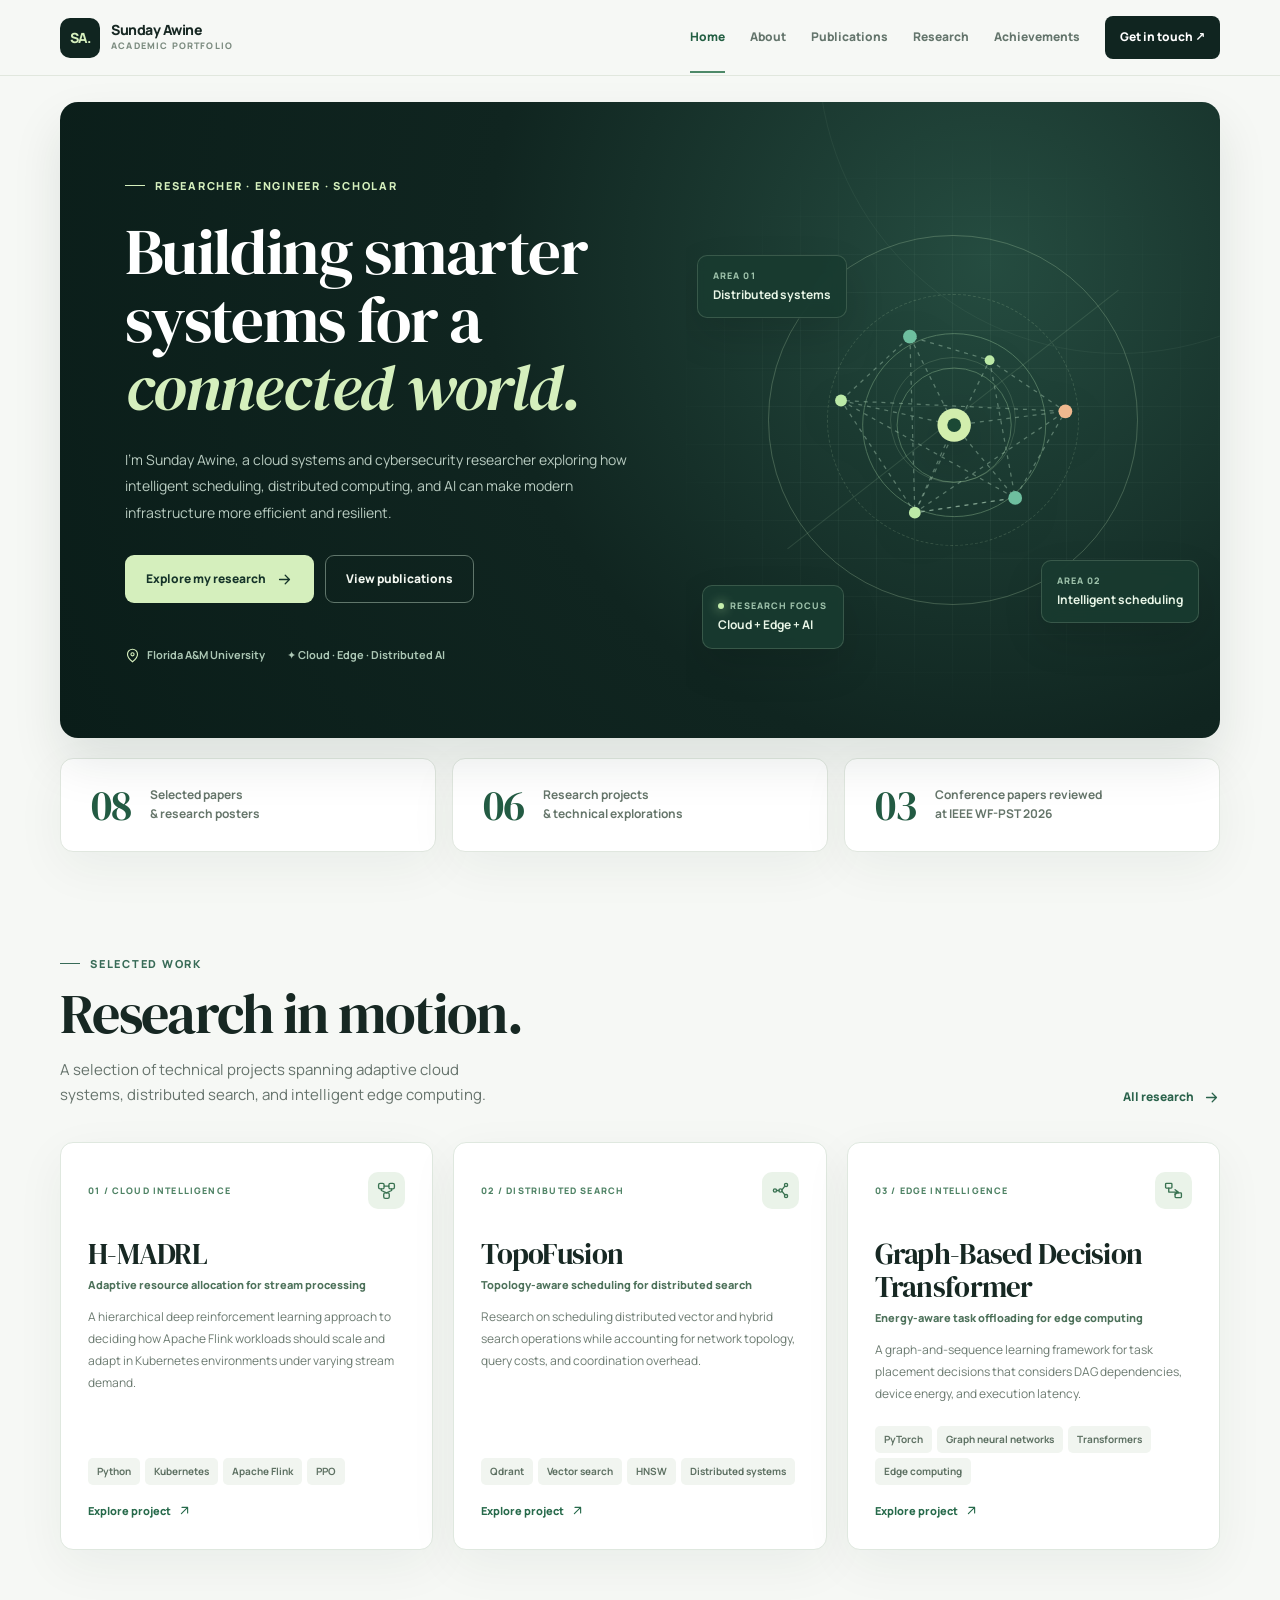
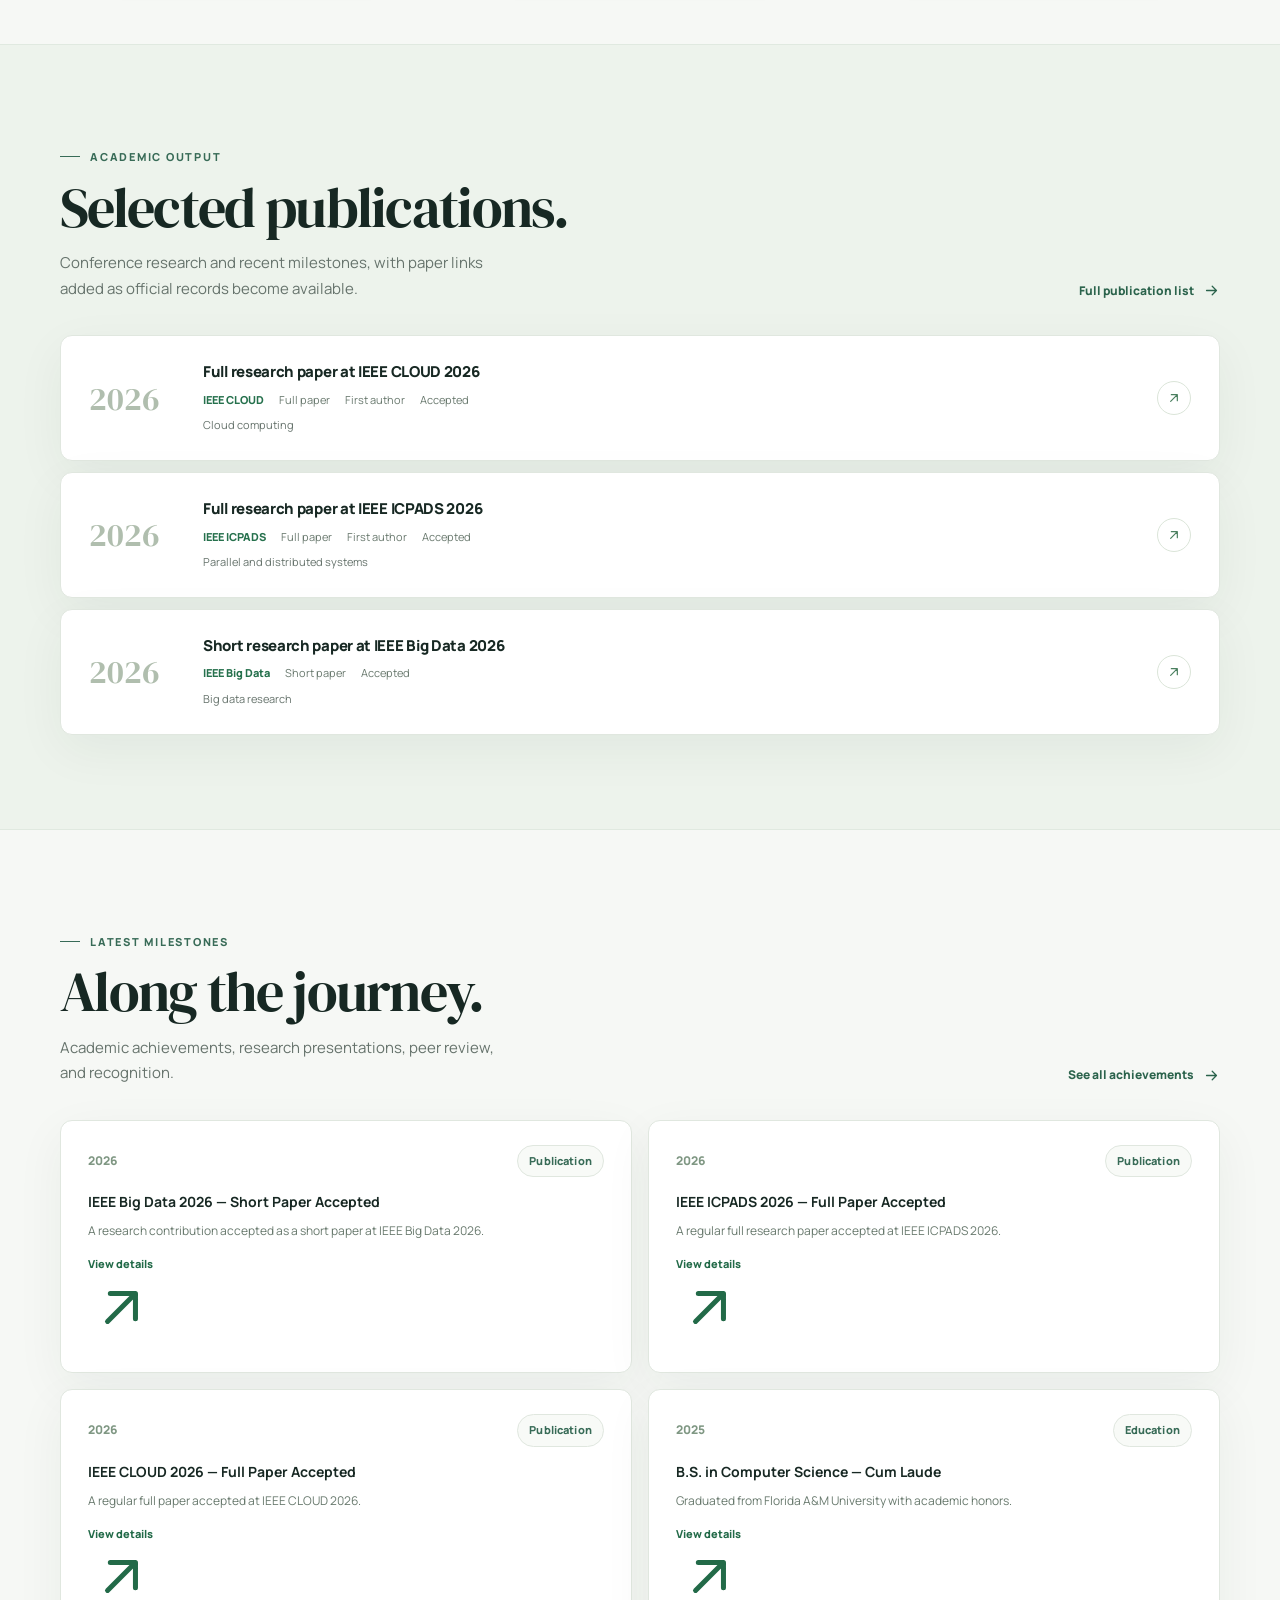
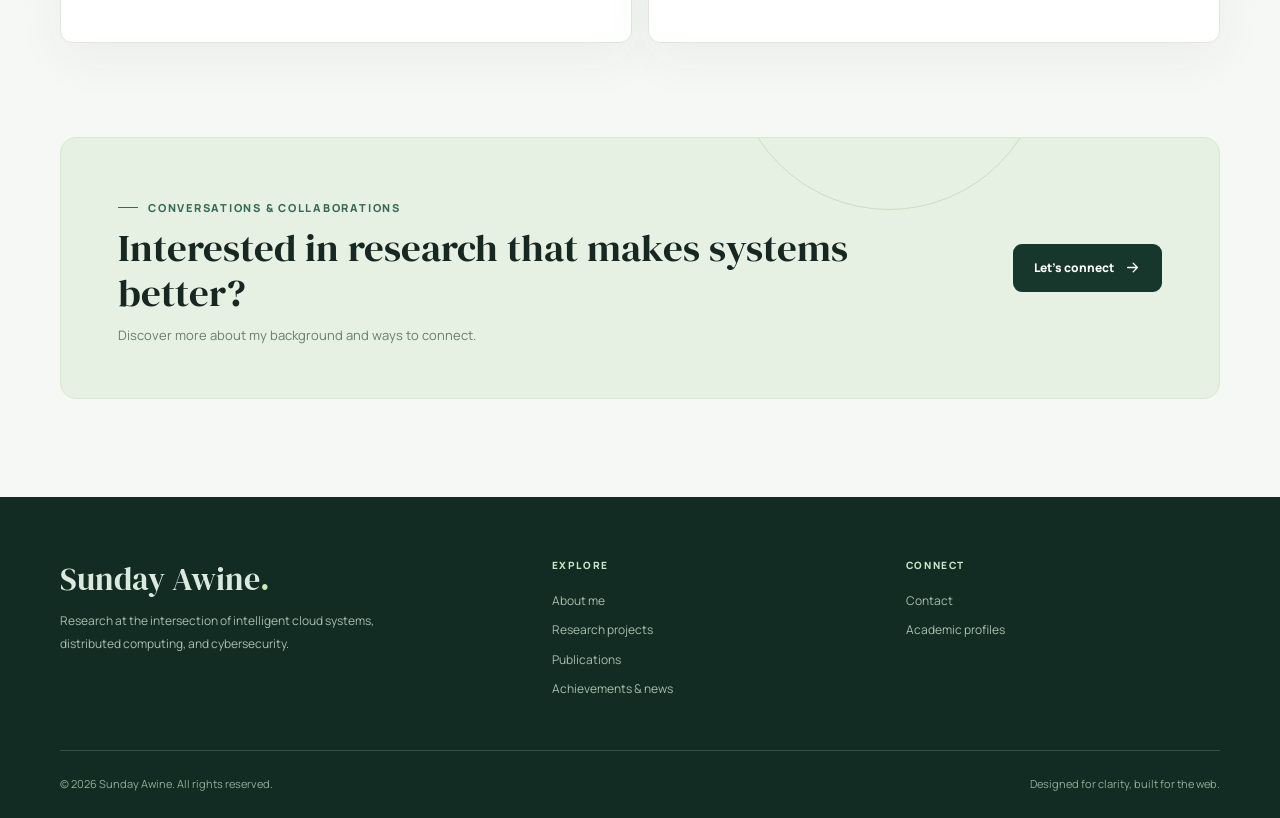
<file: index.html>
<!doctype html>
<html lang="en"><head>
<meta charset="utf-8"><meta name="viewport" content="width=device-width, initial-scale=1">
<meta name="description" content="Academic portfolio of Sunday Awine: cloud resource scheduling, distributed systems, edge intelligence, cybersecurity research, publications, and achievements.">
<meta name="theme-color" content="#102520">
<meta property="og:type" content="website"><meta property="og:title" content="Sunday Awine | Cloud Systems & Cybersecurity Researcher"><meta property="og:description" content="Academic portfolio of Sunday Awine: cloud resource scheduling, distributed systems, edge intelligence, cybersecurity research, publications, and achievements.">
<meta name="robots" content="index,follow"><link rel="icon" type="image/svg+xml" href="assets/favicon.svg">
<link rel="preconnect" href="https://fonts.googleapis.com"><link rel="preconnect" href="https://fonts.gstatic.com" crossorigin>
<link rel="stylesheet" href="css/style.css"><script src="js/content.js" defer></script><script src="js/main.js" defer></script>
<title>Sunday Awine | Cloud Systems & Cybersecurity Researcher</title></head><body>

<a class="skip-link" href="#main">Skip to content</a>
<header class="site-header"><div class="container header-inner">
  <a class="brand" href="index.html" aria-label="Sunday Awine, home"><span class="brand-mark">SA.</span><span class="brand-text"><span class="brand-name" id="site-name">Sunday Awine</span><span class="brand-tag">Academic Portfolio</span></span></a>
  <button class="mobile-toggle" id="mobile-toggle" type="button" aria-label="Open navigation" aria-expanded="false" aria-controls="nav-links"><svg width="22" height="22" viewBox="0 0 24 24" fill="none" stroke="currentColor" stroke-width="1.8"><path d="M4 7h16M4 12h16M4 17h16"/></svg></button>
  <nav class="nav-links" id="nav-links" aria-label="Main navigation"><a href="index.html">Home</a><a href="about.html">About</a><a href="publications.html">Publications</a><a href="research.html">Research</a><a href="achievements.html">Achievements</a><a class="header-cta" href="contact.html">Get in touch ↗</a></nav>
</div></header>

<main id="main"><div class="container hero-wrap"><section class="hero"><div class="hero-copy"><span class="eyebrow light-eyebrow">Researcher · Engineer · Scholar</span><h1>Building smarter systems for a <span class="accent-italic">connected world.</span></h1><p>I'm Sunday Awine, a cloud systems and cybersecurity researcher exploring how intelligent scheduling, distributed computing, and AI can make modern infrastructure more efficient and resilient.</p><div class="hero-actions"><a class="btn btn-lime" href="research.html">Explore my research <svg viewBox="0 0 24 24" fill="none" stroke="currentColor" stroke-width="1.8" stroke-linecap="round" stroke-linejoin="round" aria-hidden="true"><path d="M5 12h14m-6-6 6 6-6 6"/></svg></a><a class="btn btn-outline-light" href="publications.html">View publications</a></div><div class="hero-foot"><span><svg viewBox="0 0 24 24" fill="none" stroke="currentColor" stroke-width="1.8" aria-hidden="true"><path d="M20 10c0 6-8 12-8 12S4 16 4 10a8 8 0 0 1 16 0Z"/><circle cx="12" cy="10" r="2.5"/></svg> Florida A&amp;M University</span><span>✦ Cloud · Edge · Distributed AI</span></div></div><div class="hero-visual" aria-label="Abstract visualization of interconnected distributed systems" role="img"><div class="radar"><div class="orbit"></div><div class="orbit orbit-2"></div><div class="orbit orbit-3"></div>
<svg class="network-visual" viewBox="0 0 350 350" xmlns="http://www.w3.org/2000/svg" aria-hidden="true">
<g class="network-line"><path d="M61 155 131 90 212 114 289 166 238 254 136 269 61 155Z"/><path d="m131 90 5 179 76-155 26 140-177-99 228 11-153 103 102-15"/><path d="m61 155 115 25 113-14M131 90l45 90 62 74M136 269l40-89"/></g>
<g fill="none" stroke="#acdbaa" opacity=".35"><circle cx="176" cy="180" r="93"/><circle cx="176" cy="180" r="58"/></g>
<g><circle class="node-s" cx="61" cy="155" r="6"/><circle class="node-l" cx="131" cy="90" r="7"/><circle class="node-s" cx="212" cy="114" r="5"/><circle class="node-p" cx="289" cy="166" r="7"/><circle class="node-l" cx="238" cy="254" r="7"/><circle class="node-s" cx="136" cy="269" r="6"/><circle cx="176" cy="180" r="17" fill="#d2eead"/><circle cx="176" cy="180" r="7" fill="#1b4935"/></g>
</svg></div><div class="visual-chip chip-a"><span class="chip-top">Area 01</span><strong>Distributed systems</strong></div><div class="visual-chip chip-b"><span class="chip-top">Area 02</span><strong>Intelligent scheduling</strong></div><div class="visual-chip chip-c"><span class="chip-top"><i class="chip-dot"></i>Research focus</span><strong>Cloud + Edge + AI</strong></div></div></section></div>
<div class="container"><div class="stat-strip" id="home-stats" aria-label="Research at a glance"></div></div>
<section class="section"><div class="container"><div class="section-heading"><div class="heading-copy"><span class="eyebrow">Selected Work</span><h2>Research in motion.</h2><p>A selection of technical projects spanning adaptive cloud systems, distributed search, and intelligent edge computing.</p></div><a class="inline-link" href="research.html">All research <svg viewBox="0 0 24 24" fill="none" stroke="currentColor" stroke-width="1.8" stroke-linecap="round" stroke-linejoin="round" aria-hidden="true"><path d="M5 12h14m-6-6 6 6-6 6"/></svg></a></div><div class="card-grid" id="home-projects"></div></div></section>
<section class="section featured-band"><div class="container"><div class="section-heading"><div class="heading-copy"><span class="eyebrow">Academic Output</span><h2>Selected publications.</h2><p>Conference research and recent milestones, with paper links added as official records become available.</p></div><a class="inline-link" href="publications.html">Full publication list <svg viewBox="0 0 24 24" fill="none" stroke="currentColor" stroke-width="1.8" stroke-linecap="round" stroke-linejoin="round" aria-hidden="true"><path d="M5 12h14m-6-6 6 6-6 6"/></svg></a></div><div class="pub-list" id="home-publications"></div></div></section>
<section class="section"><div class="container"><div class="section-heading"><div class="heading-copy"><span class="eyebrow">Latest Milestones</span><h2>Along the journey.</h2><p>Academic achievements, research presentations, peer review, and recognition.</p></div><a class="inline-link" href="achievements.html">See all achievements <svg viewBox="0 0 24 24" fill="none" stroke="currentColor" stroke-width="1.8" stroke-linecap="round" stroke-linejoin="round" aria-hidden="true"><path d="M5 12h14m-6-6 6 6-6 6"/></svg></a></div><div class="timeline" id="home-achievements"></div></div></section>
<section class="cta-section"><div class="container"><div class="cta-banner"><div><span class="eyebrow">Conversations & collaborations</span><h2>Interested in research that makes systems better?</h2><p>Discover more about my background and ways to connect.</p></div><a class="btn btn-dark" href="contact.html">Let's connect <svg viewBox="0 0 24 24" fill="none" stroke="currentColor" stroke-width="1.8" stroke-linecap="round" stroke-linejoin="round" aria-hidden="true"><path d="M5 12h14m-6-6 6 6-6 6"/></svg></a></div></div></section>
</main>

<footer><div class="container"><div class="footer-top">
<div><h2 class="footer-brand">Sunday Awine<span style="color:#cbe9b5">.</span></h2><p class="footer-desc">Research at the intersection of intelligent cloud systems, distributed computing, and cybersecurity.</p></div>
<div><p class="footer-title">Explore</p><div class="footer-links"><a href="about.html">About me</a><a href="research.html">Research projects</a><a href="publications.html">Publications</a><a href="achievements.html">Achievements & news</a></div></div>
<div><p class="footer-title">Connect</p><div class="footer-links"><a href="contact.html">Contact</a><a href="contact.html">Academic profiles</a><a data-cv-link href="#" hidden>Download CV</a></div><div class="footer-social" id="footer-social" style="margin-top:16px"></div></div>
</div><div class="footer-bottom"><span>© 2026 <span data-copyright-name>Sunday Awine</span>. All rights reserved.</span><span>Designed for clarity, built for the web.</span></div></div></footer>
</body></html>
</file>
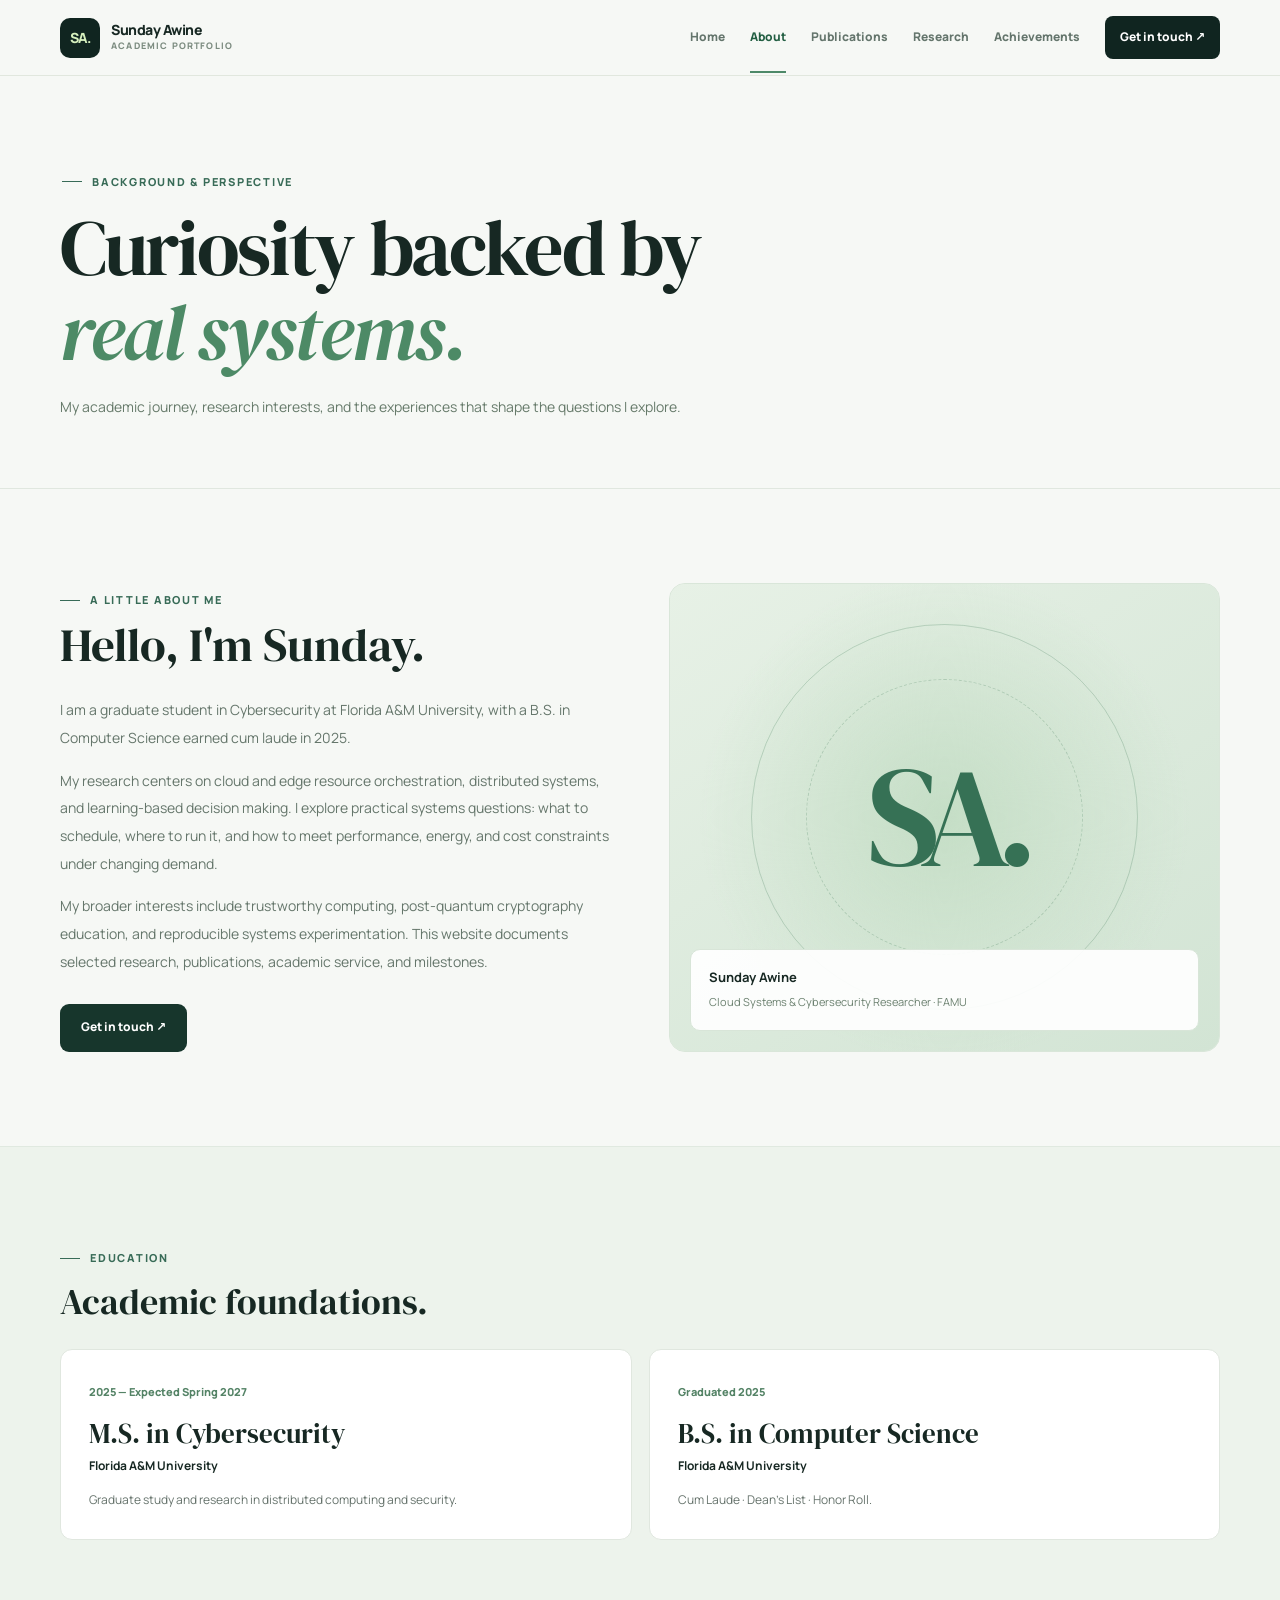
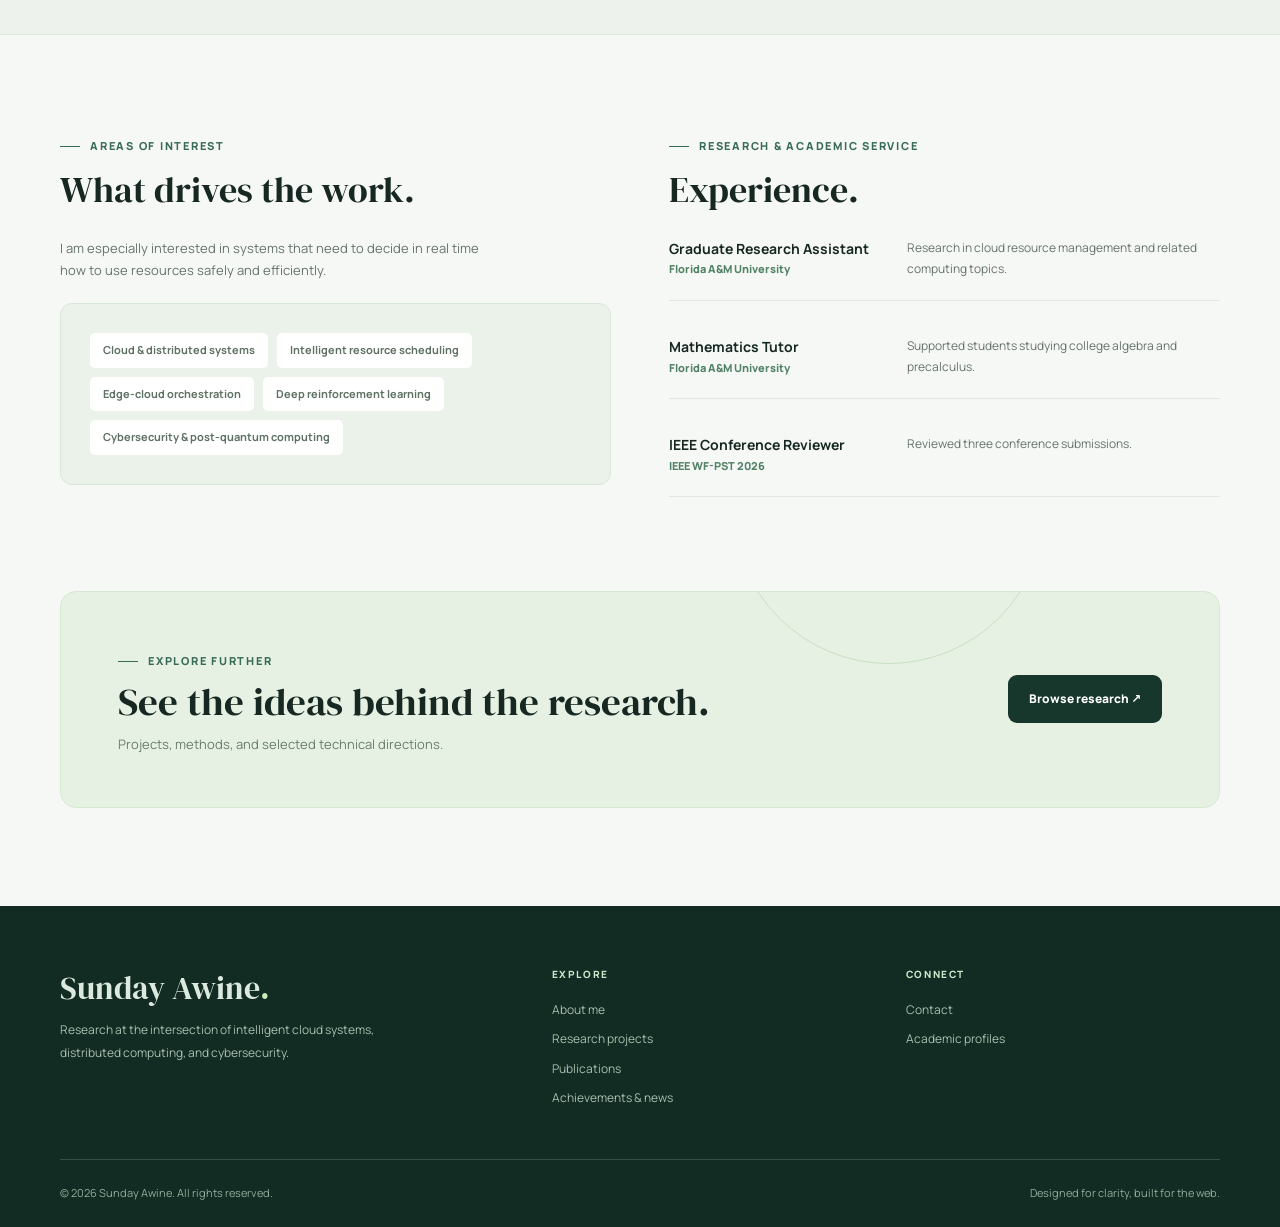
<file: about.html>
<!doctype html>
<html lang="en"><head>
<meta charset="utf-8"><meta name="viewport" content="width=device-width, initial-scale=1">
<meta name="description" content="Learn about Sunday Awine's education, research interests, and academic service at Florida A&M University.">
<meta name="theme-color" content="#102520">
<meta property="og:type" content="website"><meta property="og:title" content="About | Sunday Awine"><meta property="og:description" content="Learn about Sunday Awine's education, research interests, and academic service at Florida A&M University.">
<meta name="robots" content="index,follow"><link rel="icon" type="image/svg+xml" href="assets/favicon.svg">
<link rel="preconnect" href="https://fonts.googleapis.com"><link rel="preconnect" href="https://fonts.gstatic.com" crossorigin>
<link rel="stylesheet" href="css/style.css"><script src="js/content.js" defer></script><script src="js/main.js" defer></script>
<title>About | Sunday Awine</title></head><body>

<a class="skip-link" href="#main">Skip to content</a>
<header class="site-header"><div class="container header-inner">
  <a class="brand" href="index.html" aria-label="Sunday Awine, home"><span class="brand-mark">SA.</span><span class="brand-text"><span class="brand-name" id="site-name">Sunday Awine</span><span class="brand-tag">Academic Portfolio</span></span></a>
  <button class="mobile-toggle" id="mobile-toggle" type="button" aria-label="Open navigation" aria-expanded="false" aria-controls="nav-links"><svg width="22" height="22" viewBox="0 0 24 24" fill="none" stroke="currentColor" stroke-width="1.8"><path d="M4 7h16M4 12h16M4 17h16"/></svg></button>
  <nav class="nav-links" id="nav-links" aria-label="Main navigation"><a href="index.html">Home</a><a href="about.html">About</a><a href="publications.html">Publications</a><a href="research.html">Research</a><a href="achievements.html">Achievements</a><a class="header-cta" href="contact.html">Get in touch ↗</a></nav>
</div></header>

<main id="main"><section class="page-head"><div class="container"><span class="eyebrow">Background & perspective</span><h1>Curiosity backed by <em>real systems.</em></h1><p>My academic journey, research interests, and the experiences that shape the questions I explore.</p></div></section>
<section class="section"><div class="container two-col"><div class="about-intro"><span class="eyebrow">A little about me</span><h2>Hello, I'm Sunday.</h2><div id="bio-paragraphs"></div><a class="btn btn-dark" href="contact.html" style="margin-top:13px">Get in touch ↗</a></div><div class="portrait-card"><div class="portrait-abstract" id="portrait-abstract"><div class="portrait-initials">SA.</div></div><img id="profile-photo" src="assets/favicon.svg" alt="" hidden><div class="photo-caption"><strong>Sunday Awine</strong><span>Cloud Systems & Cybersecurity Researcher · FAMU</span></div></div></div></section>
<section class="section featured-band"><div class="container"><span class="eyebrow">Education</span><h2 class="subsection-title" style="margin-top:16px">Academic foundations.</h2><div class="info-grid" id="education-items"></div></div></section>
<section class="section"><div class="container"><div class="two-col"><div><span class="eyebrow">Areas of interest</span><h2 class="subsection-title" style="margin-top:16px">What drives the work.</h2><p class="muted" style="font-size:13px;max-width:430px">I am especially interested in systems that need to decide in real time how to use resources safely and efficiently.</p><div class="interest-box" id="interests" style="margin-top:22px"></div></div><div><span class="eyebrow">Research & academic service</span><h2 class="subsection-title" style="margin-top:16px">Experience.</h2><div class="experience-list" id="experience-items"></div></div></div></div></section>
<section class="cta-section"><div class="container"><div class="cta-banner"><div><span class="eyebrow">Explore further</span><h2>See the ideas behind the research.</h2><p>Projects, methods, and selected technical directions.</p></div><a class="btn btn-dark" href="research.html">Browse research ↗</a></div></div></section></main>

<footer><div class="container"><div class="footer-top">
<div><h2 class="footer-brand">Sunday Awine<span style="color:#cbe9b5">.</span></h2><p class="footer-desc">Research at the intersection of intelligent cloud systems, distributed computing, and cybersecurity.</p></div>
<div><p class="footer-title">Explore</p><div class="footer-links"><a href="about.html">About me</a><a href="research.html">Research projects</a><a href="publications.html">Publications</a><a href="achievements.html">Achievements & news</a></div></div>
<div><p class="footer-title">Connect</p><div class="footer-links"><a href="contact.html">Contact</a><a href="contact.html">Academic profiles</a><a data-cv-link href="#" hidden>Download CV</a></div><div class="footer-social" id="footer-social" style="margin-top:16px"></div></div>
</div><div class="footer-bottom"><span>© 2026 <span data-copyright-name>Sunday Awine</span>. All rights reserved.</span><span>Designed for clarity, built for the web.</span></div></div></footer>
</body></html>
</file>
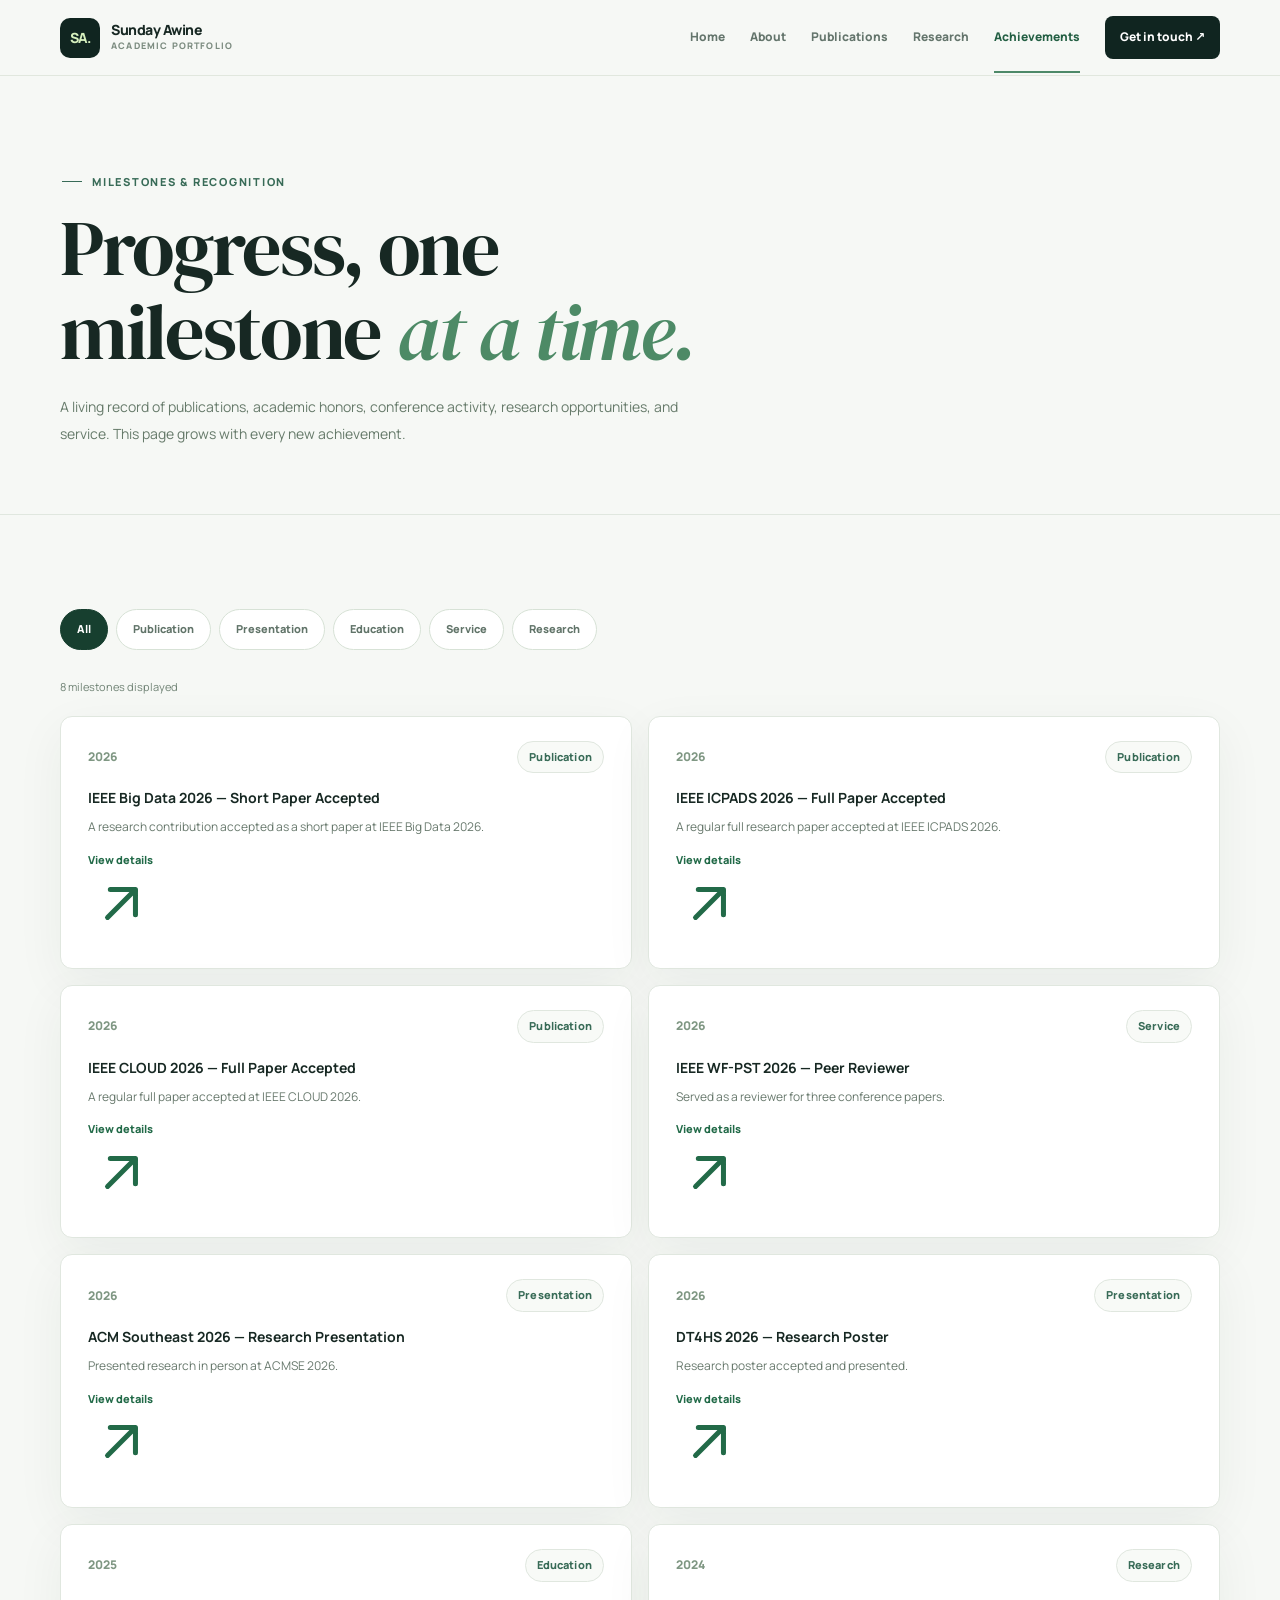
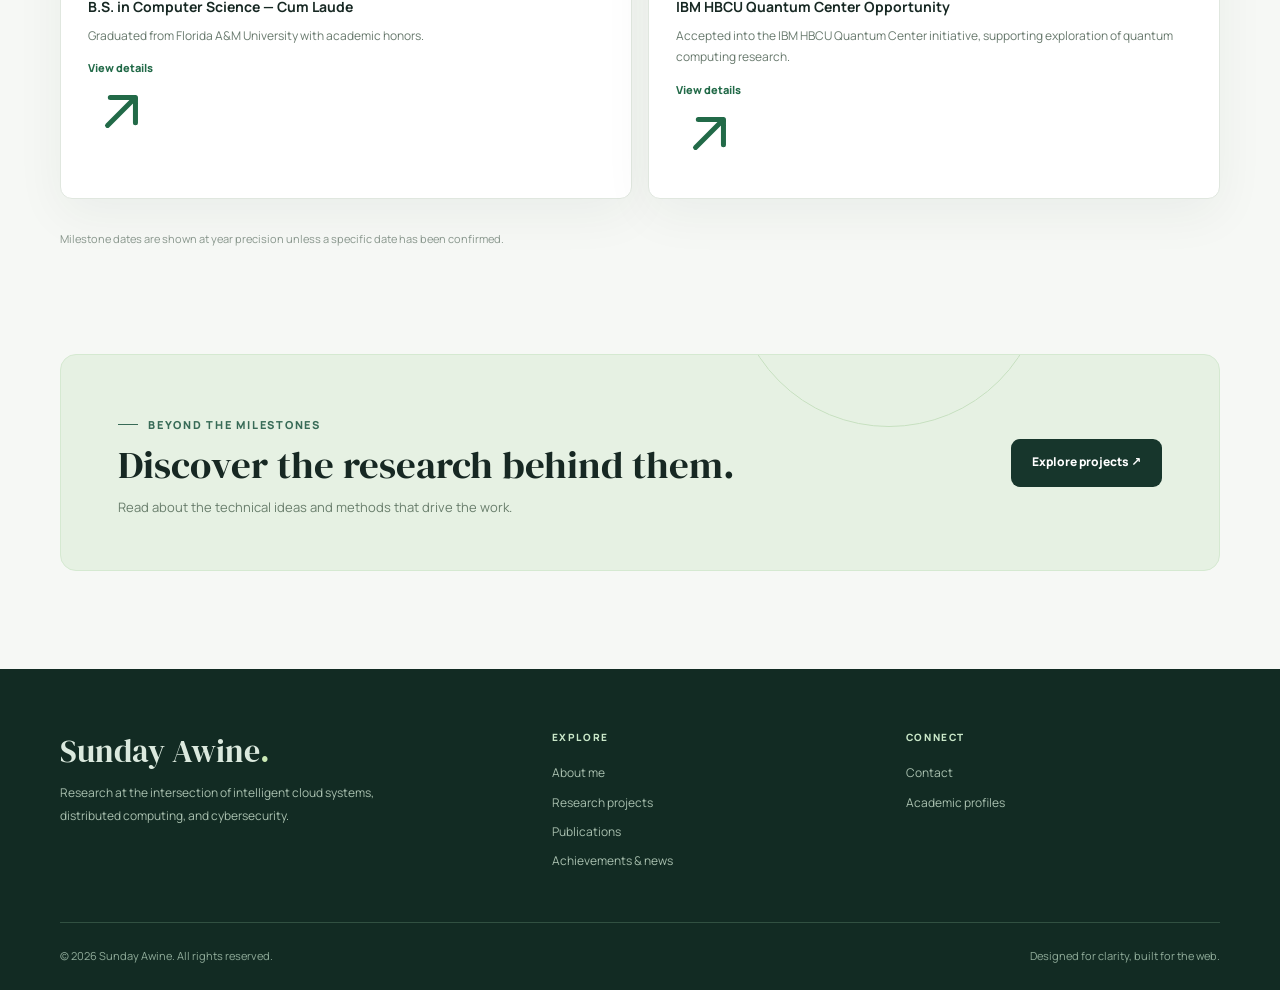
<file: achievements.html>
<!doctype html>
<html lang="en"><head>
<meta charset="utf-8"><meta name="viewport" content="width=device-width, initial-scale=1">
<meta name="description" content="A living record of Sunday Awine's academic achievements, conference papers, research activities, and honors.">
<meta name="theme-color" content="#102520">
<meta property="og:type" content="website"><meta property="og:title" content="Achievements & News | Sunday Awine"><meta property="og:description" content="A living record of Sunday Awine's academic achievements, conference papers, research activities, and honors.">
<meta name="robots" content="index,follow"><link rel="icon" type="image/svg+xml" href="assets/favicon.svg">
<link rel="preconnect" href="https://fonts.googleapis.com"><link rel="preconnect" href="https://fonts.gstatic.com" crossorigin>
<link rel="stylesheet" href="css/style.css"><script src="js/content.js" defer></script><script src="js/main.js" defer></script>
<title>Achievements & News | Sunday Awine</title></head><body>

<a class="skip-link" href="#main">Skip to content</a>
<header class="site-header"><div class="container header-inner">
  <a class="brand" href="index.html" aria-label="Sunday Awine, home"><span class="brand-mark">SA.</span><span class="brand-text"><span class="brand-name" id="site-name">Sunday Awine</span><span class="brand-tag">Academic Portfolio</span></span></a>
  <button class="mobile-toggle" id="mobile-toggle" type="button" aria-label="Open navigation" aria-expanded="false" aria-controls="nav-links"><svg width="22" height="22" viewBox="0 0 24 24" fill="none" stroke="currentColor" stroke-width="1.8"><path d="M4 7h16M4 12h16M4 17h16"/></svg></button>
  <nav class="nav-links" id="nav-links" aria-label="Main navigation"><a href="index.html">Home</a><a href="about.html">About</a><a href="publications.html">Publications</a><a href="research.html">Research</a><a href="achievements.html">Achievements</a><a class="header-cta" href="contact.html">Get in touch ↗</a></nav>
</div></header>

<main id="main"><section class="page-head"><div class="container"><span class="eyebrow">Milestones & recognition</span><h1>Progress, one milestone <em>at a time.</em></h1><p>A living record of publications, academic honors, conference activity, research opportunities, and service. This page grows with every new achievement.</p></div></section>
<section class="section"><div class="container"><div class="filter-row" id="achievement-filters" role="group" aria-label="Filter achievements by category"></div><p class="filter-count" id="achievement-count" aria-live="polite"></p><div class="timeline" id="achievement-items"></div><p class="archive-note">Milestone dates are shown at year precision unless a specific date has been confirmed.</p></div></section>
<section class="cta-section"><div class="container"><div class="cta-banner"><div><span class="eyebrow">Beyond the milestones</span><h2>Discover the research behind them.</h2><p>Read about the technical ideas and methods that drive the work.</p></div><a class="btn btn-dark" href="research.html">Explore projects ↗</a></div></div></section></main>

<footer><div class="container"><div class="footer-top">
<div><h2 class="footer-brand">Sunday Awine<span style="color:#cbe9b5">.</span></h2><p class="footer-desc">Research at the intersection of intelligent cloud systems, distributed computing, and cybersecurity.</p></div>
<div><p class="footer-title">Explore</p><div class="footer-links"><a href="about.html">About me</a><a href="research.html">Research projects</a><a href="publications.html">Publications</a><a href="achievements.html">Achievements & news</a></div></div>
<div><p class="footer-title">Connect</p><div class="footer-links"><a href="contact.html">Contact</a><a href="contact.html">Academic profiles</a><a data-cv-link href="#" hidden>Download CV</a></div><div class="footer-social" id="footer-social" style="margin-top:16px"></div></div>
</div><div class="footer-bottom"><span>© 2026 <span data-copyright-name>Sunday Awine</span>. All rights reserved.</span><span>Designed for clarity, built for the web.</span></div></div></footer>
</body></html>
</file>
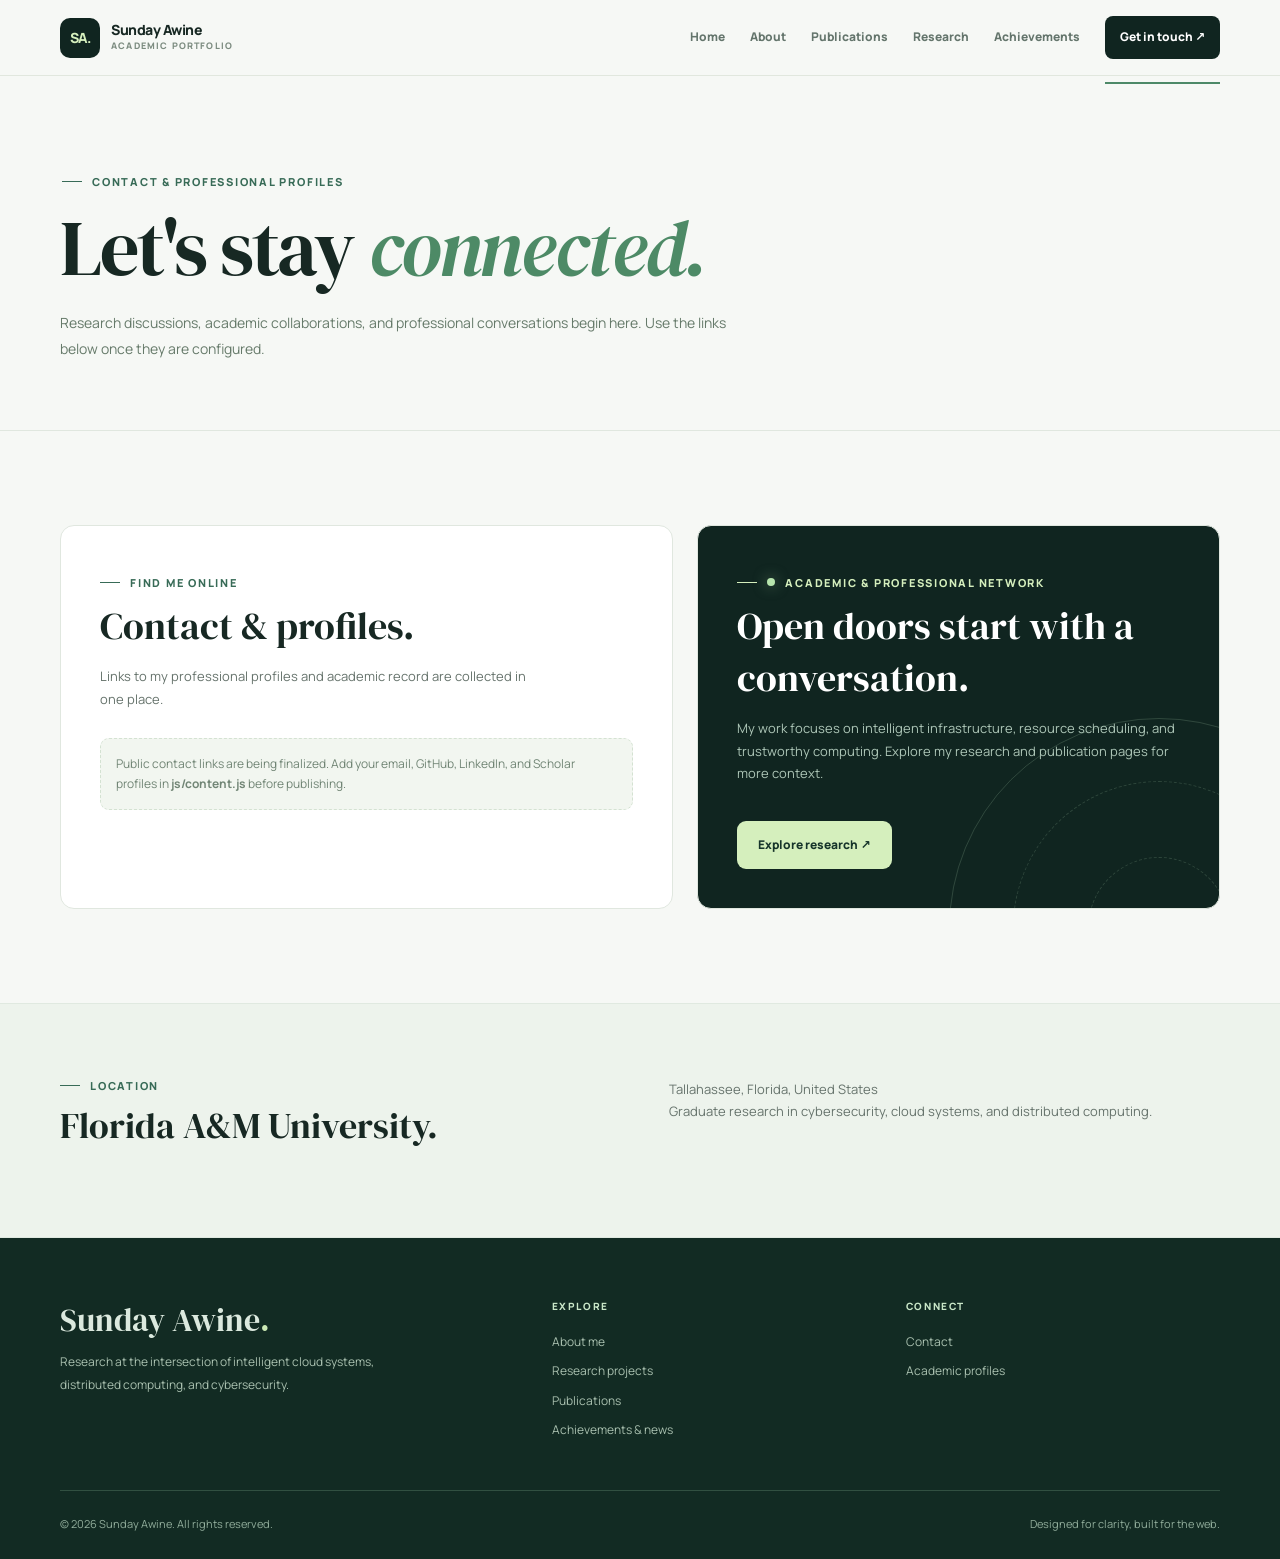
<file: contact.html>
<!doctype html>
<html lang="en"><head>
<meta charset="utf-8"><meta name="viewport" content="width=device-width, initial-scale=1">
<meta name="description" content="Get in touch with Sunday Awine and find professional research profiles and academic links.">
<meta name="theme-color" content="#102520">
<meta property="og:type" content="website"><meta property="og:title" content="Contact | Sunday Awine"><meta property="og:description" content="Get in touch with Sunday Awine and find professional research profiles and academic links.">
<meta name="robots" content="index,follow"><link rel="icon" type="image/svg+xml" href="assets/favicon.svg">
<link rel="preconnect" href="https://fonts.googleapis.com"><link rel="preconnect" href="https://fonts.gstatic.com" crossorigin>
<link rel="stylesheet" href="css/style.css"><script src="js/content.js" defer></script><script src="js/main.js" defer></script>
<title>Contact | Sunday Awine</title></head><body>

<a class="skip-link" href="#main">Skip to content</a>
<header class="site-header"><div class="container header-inner">
  <a class="brand" href="index.html" aria-label="Sunday Awine, home"><span class="brand-mark">SA.</span><span class="brand-text"><span class="brand-name" id="site-name">Sunday Awine</span><span class="brand-tag">Academic Portfolio</span></span></a>
  <button class="mobile-toggle" id="mobile-toggle" type="button" aria-label="Open navigation" aria-expanded="false" aria-controls="nav-links"><svg width="22" height="22" viewBox="0 0 24 24" fill="none" stroke="currentColor" stroke-width="1.8"><path d="M4 7h16M4 12h16M4 17h16"/></svg></button>
  <nav class="nav-links" id="nav-links" aria-label="Main navigation"><a href="index.html">Home</a><a href="about.html">About</a><a href="publications.html">Publications</a><a href="research.html">Research</a><a href="achievements.html">Achievements</a><a class="header-cta" href="contact.html">Get in touch ↗</a></nav>
</div></header>

<main id="main"><section class="page-head"><div class="container"><span class="eyebrow">Contact & professional profiles</span><h1>Let's stay <em>connected.</em></h1><p>Research discussions, academic collaborations, and professional conversations begin here. Use the links below once they are configured.</p></div></section>
<section class="section"><div class="container contact-grid"><div class="contact-card"><span class="eyebrow">Find me online</span><h2>Contact & profiles.</h2><p>Links to my professional profiles and academic record are collected in one place.</p><div class="contact-options" id="contact-options"></div></div><div class="contact-card contact-pattern"><div class="pattern-circle"></div><span class="eyebrow light-eyebrow"><span class="availability-dot"></span> Academic & professional network</span><h2>Open doors start with a conversation.</h2><p>My work focuses on intelligent infrastructure, resource scheduling, and trustworthy computing. Explore my research and publication pages for more context.</p><a class="btn btn-lime" href="research.html" style="margin-top:24px">Explore research ↗</a><a class="btn btn-outline-light" id="email-button" href="#" style="margin:12px 0 0 7px" hidden>Send an email ↗</a></div></div></section>
<section class="section-sm featured-band"><div class="container"><div class="two-col"><div><span class="eyebrow">Location</span><h2 class="subsection-title" style="margin-top:13px">Florida A&amp;M University.</h2></div><div><p class="muted" style="font-size:13px;margin-top:10px">Tallahassee, Florida, United States<br>Graduate research in cybersecurity, cloud systems, and distributed computing.</p></div></div></div></section></main>

<footer><div class="container"><div class="footer-top">
<div><h2 class="footer-brand">Sunday Awine<span style="color:#cbe9b5">.</span></h2><p class="footer-desc">Research at the intersection of intelligent cloud systems, distributed computing, and cybersecurity.</p></div>
<div><p class="footer-title">Explore</p><div class="footer-links"><a href="about.html">About me</a><a href="research.html">Research projects</a><a href="publications.html">Publications</a><a href="achievements.html">Achievements & news</a></div></div>
<div><p class="footer-title">Connect</p><div class="footer-links"><a href="contact.html">Contact</a><a href="contact.html">Academic profiles</a><a data-cv-link href="#" hidden>Download CV</a></div><div class="footer-social" id="footer-social" style="margin-top:16px"></div></div>
</div><div class="footer-bottom"><span>© 2026 <span data-copyright-name>Sunday Awine</span>. All rights reserved.</span><span>Designed for clarity, built for the web.</span></div></div></footer>
</body></html>
</file>
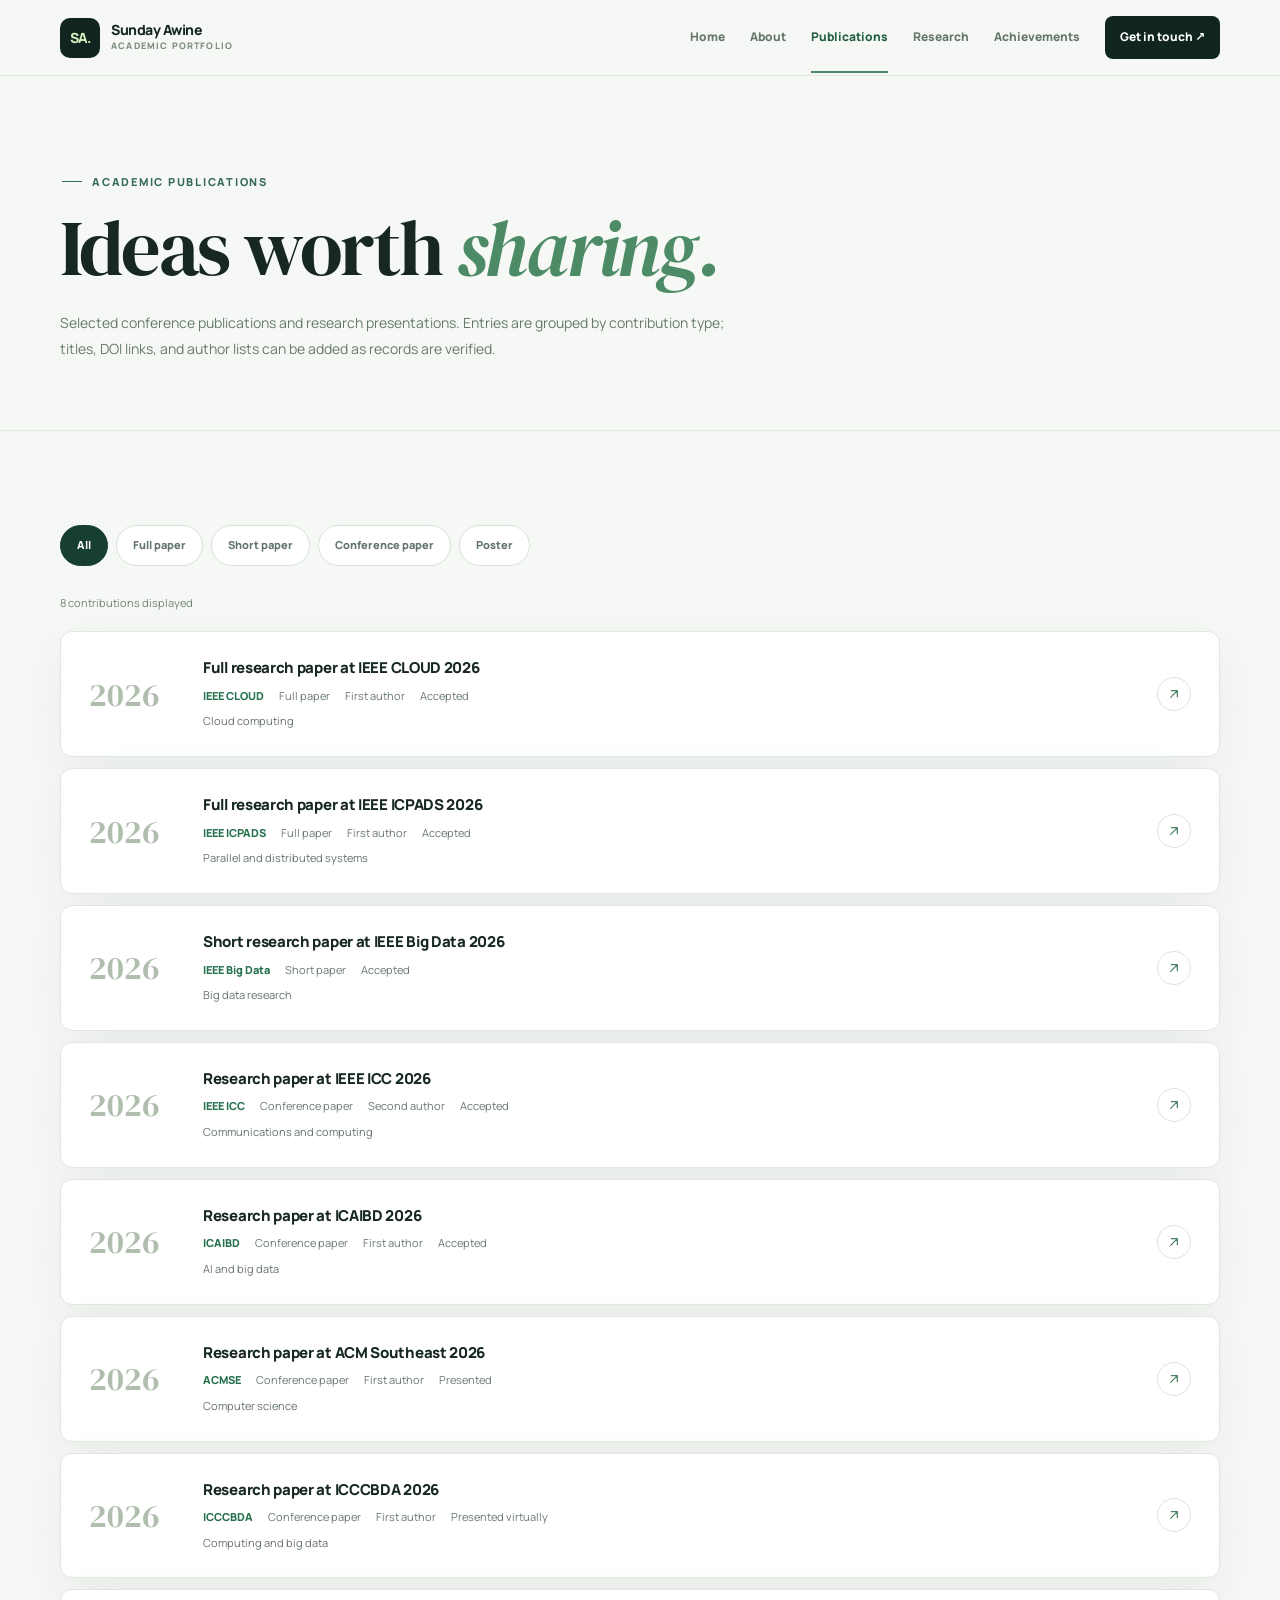
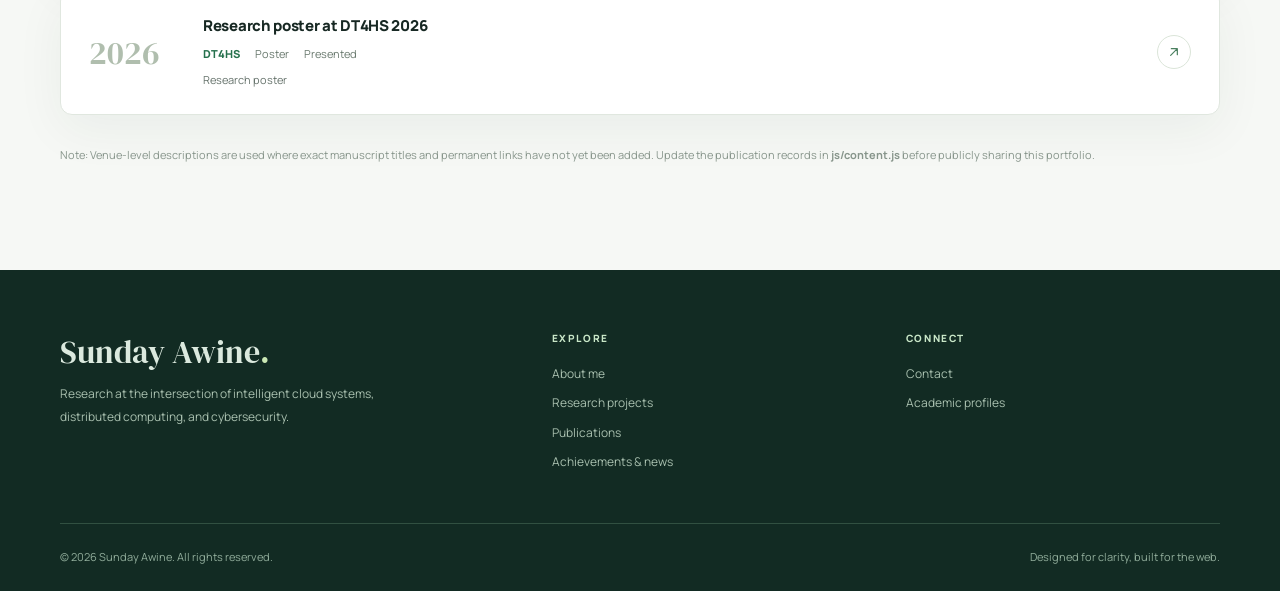
<file: publications.html>
<!doctype html>
<html lang="en"><head>
<meta charset="utf-8"><meta name="viewport" content="width=device-width, initial-scale=1">
<meta name="description" content="Selected research publications and conference presentations in cloud computing, distributed systems, AI, and cybersecurity.">
<meta name="theme-color" content="#102520">
<meta property="og:type" content="website"><meta property="og:title" content="Publications | Sunday Awine"><meta property="og:description" content="Selected research publications and conference presentations in cloud computing, distributed systems, AI, and cybersecurity.">
<meta name="robots" content="index,follow"><link rel="icon" type="image/svg+xml" href="assets/favicon.svg">
<link rel="preconnect" href="https://fonts.googleapis.com"><link rel="preconnect" href="https://fonts.gstatic.com" crossorigin>
<link rel="stylesheet" href="css/style.css"><script src="js/content.js" defer></script><script src="js/main.js" defer></script>
<title>Publications | Sunday Awine</title></head><body>

<a class="skip-link" href="#main">Skip to content</a>
<header class="site-header"><div class="container header-inner">
  <a class="brand" href="index.html" aria-label="Sunday Awine, home"><span class="brand-mark">SA.</span><span class="brand-text"><span class="brand-name" id="site-name">Sunday Awine</span><span class="brand-tag">Academic Portfolio</span></span></a>
  <button class="mobile-toggle" id="mobile-toggle" type="button" aria-label="Open navigation" aria-expanded="false" aria-controls="nav-links"><svg width="22" height="22" viewBox="0 0 24 24" fill="none" stroke="currentColor" stroke-width="1.8"><path d="M4 7h16M4 12h16M4 17h16"/></svg></button>
  <nav class="nav-links" id="nav-links" aria-label="Main navigation"><a href="index.html">Home</a><a href="about.html">About</a><a href="publications.html">Publications</a><a href="research.html">Research</a><a href="achievements.html">Achievements</a><a class="header-cta" href="contact.html">Get in touch ↗</a></nav>
</div></header>

<main id="main"><section class="page-head"><div class="container"><span class="eyebrow">Academic publications</span><h1>Ideas worth <em>sharing.</em></h1><p>Selected conference publications and research presentations. Entries are grouped by contribution type; titles, DOI links, and author lists can be added as records are verified.</p></div></section>
<section class="section"><div class="container"><div class="filter-row" id="publication-filters" role="group" aria-label="Filter publications by type"></div><p class="filter-count" id="publication-count" aria-live="polite"></p><div class="pub-list" id="publication-items"></div><p class="archive-note">Note: Venue-level descriptions are used where exact manuscript titles and permanent links have not yet been added. Update the publication records in <strong>js/content.js</strong> before publicly sharing this portfolio.</p></div></section></main>

<footer><div class="container"><div class="footer-top">
<div><h2 class="footer-brand">Sunday Awine<span style="color:#cbe9b5">.</span></h2><p class="footer-desc">Research at the intersection of intelligent cloud systems, distributed computing, and cybersecurity.</p></div>
<div><p class="footer-title">Explore</p><div class="footer-links"><a href="about.html">About me</a><a href="research.html">Research projects</a><a href="publications.html">Publications</a><a href="achievements.html">Achievements & news</a></div></div>
<div><p class="footer-title">Connect</p><div class="footer-links"><a href="contact.html">Contact</a><a href="contact.html">Academic profiles</a><a data-cv-link href="#" hidden>Download CV</a></div><div class="footer-social" id="footer-social" style="margin-top:16px"></div></div>
</div><div class="footer-bottom"><span>© 2026 <span data-copyright-name>Sunday Awine</span>. All rights reserved.</span><span>Designed for clarity, built for the web.</span></div></div></footer>
</body></html>
</file>
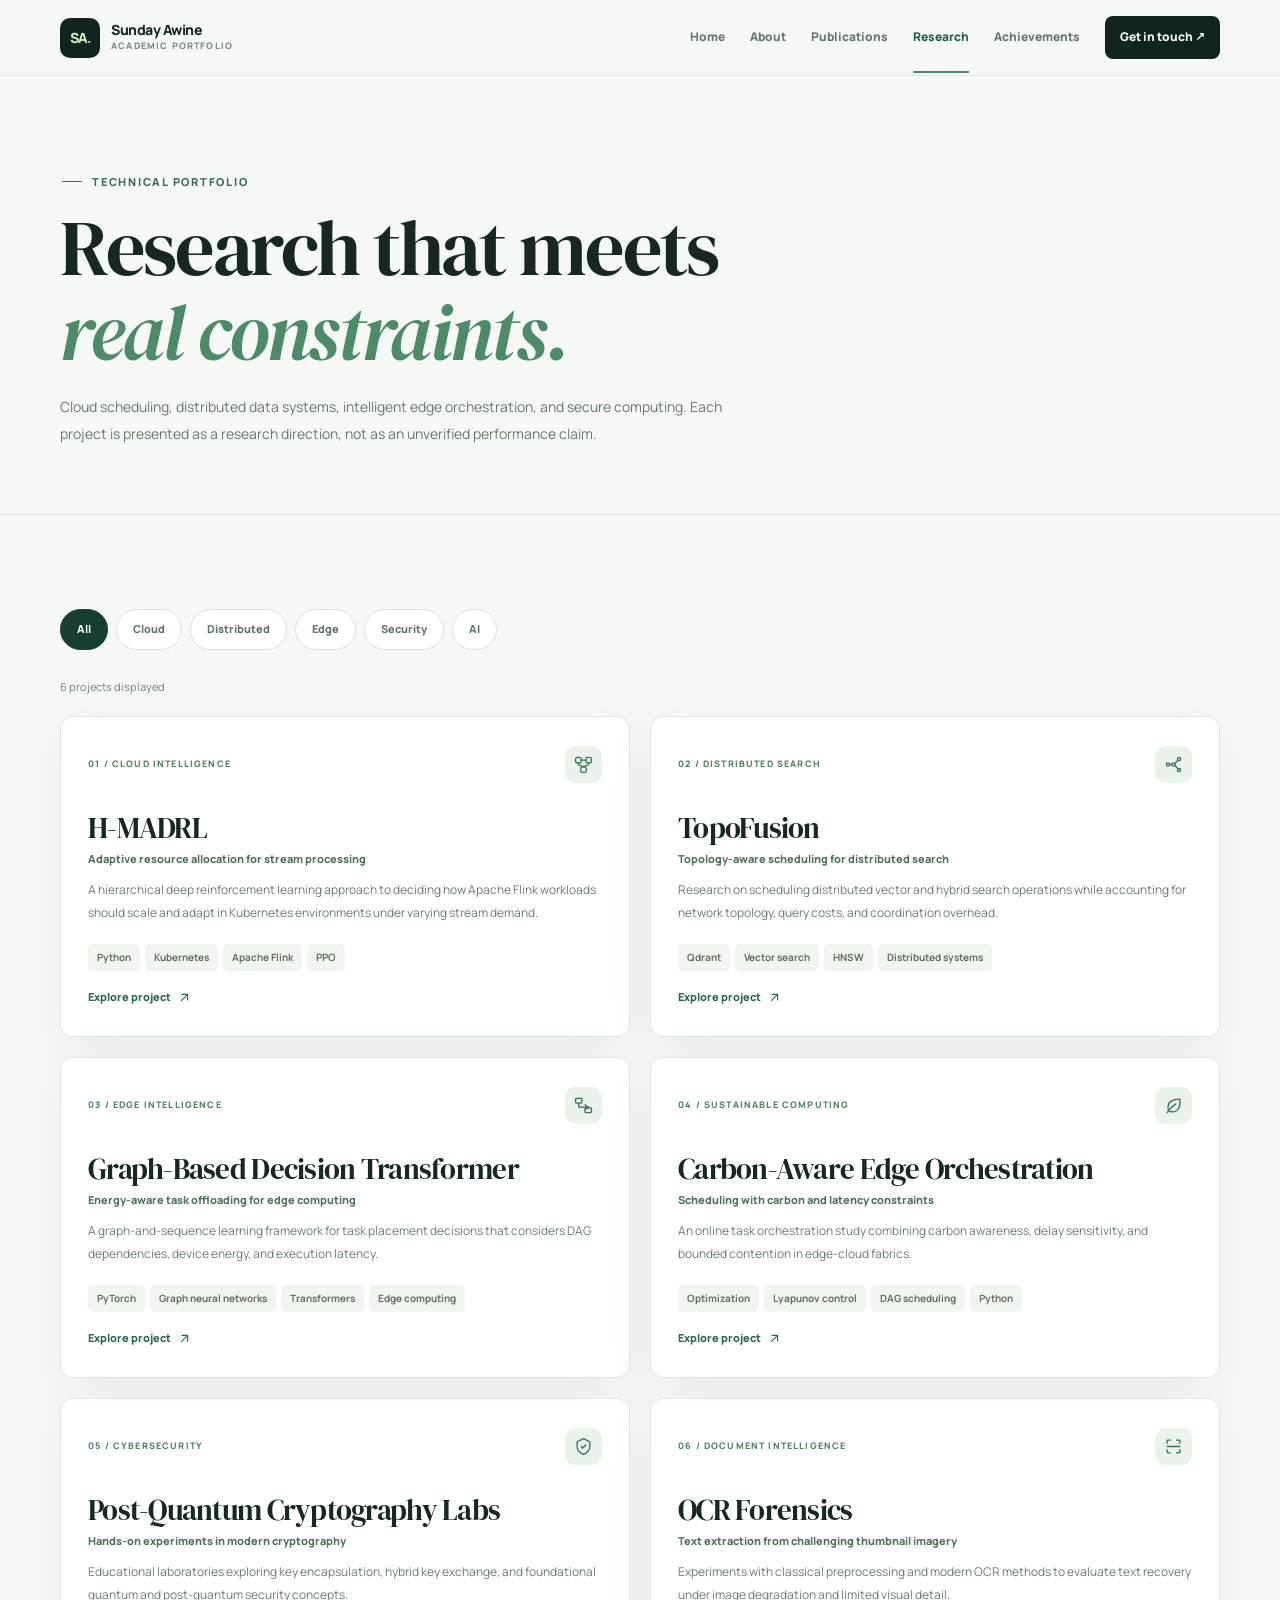
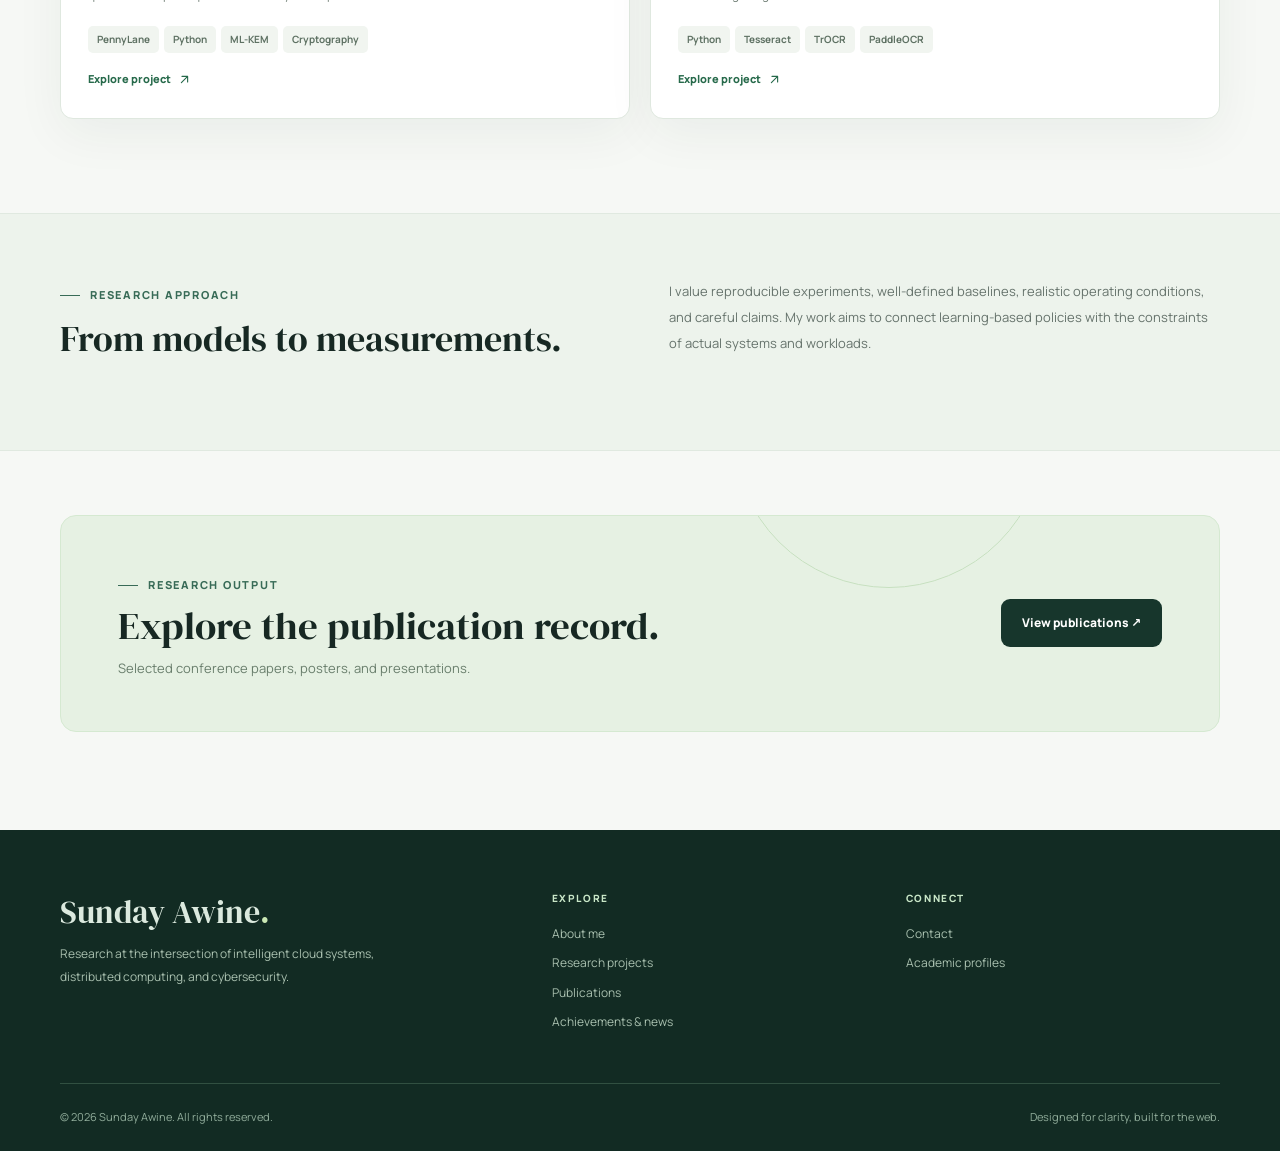
<file: research.html>
<!doctype html>
<html lang="en"><head>
<meta charset="utf-8"><meta name="viewport" content="width=device-width, initial-scale=1">
<meta name="description" content="Research projects in cloud scheduling, distributed vector search, edge offloading, carbon-aware orchestration, post-quantum security, and OCR.">
<meta name="theme-color" content="#102520">
<meta property="og:type" content="website"><meta property="og:title" content="Research & Projects | Sunday Awine"><meta property="og:description" content="Research projects in cloud scheduling, distributed vector search, edge offloading, carbon-aware orchestration, post-quantum security, and OCR.">
<meta name="robots" content="index,follow"><link rel="icon" type="image/svg+xml" href="assets/favicon.svg">
<link rel="preconnect" href="https://fonts.googleapis.com"><link rel="preconnect" href="https://fonts.gstatic.com" crossorigin>
<link rel="stylesheet" href="css/style.css"><script src="js/content.js" defer></script><script src="js/main.js" defer></script>
<title>Research & Projects | Sunday Awine</title></head><body>

<a class="skip-link" href="#main">Skip to content</a>
<header class="site-header"><div class="container header-inner">
  <a class="brand" href="index.html" aria-label="Sunday Awine, home"><span class="brand-mark">SA.</span><span class="brand-text"><span class="brand-name" id="site-name">Sunday Awine</span><span class="brand-tag">Academic Portfolio</span></span></a>
  <button class="mobile-toggle" id="mobile-toggle" type="button" aria-label="Open navigation" aria-expanded="false" aria-controls="nav-links"><svg width="22" height="22" viewBox="0 0 24 24" fill="none" stroke="currentColor" stroke-width="1.8"><path d="M4 7h16M4 12h16M4 17h16"/></svg></button>
  <nav class="nav-links" id="nav-links" aria-label="Main navigation"><a href="index.html">Home</a><a href="about.html">About</a><a href="publications.html">Publications</a><a href="research.html">Research</a><a href="achievements.html">Achievements</a><a class="header-cta" href="contact.html">Get in touch ↗</a></nav>
</div></header>

<main id="main"><section class="page-head"><div class="container"><span class="eyebrow">Technical portfolio</span><h1>Research that meets <em>real constraints.</em></h1><p>Cloud scheduling, distributed data systems, intelligent edge orchestration, and secure computing. Each project is presented as a research direction, not as an unverified performance claim.</p></div></section>
<section class="section"><div class="container"><div class="filter-row" id="project-filters" role="group" aria-label="Filter research by category"></div><p class="filter-count" id="project-count" aria-live="polite"></p><div class="card-grid projects-all" id="project-items"></div></div></section>
<section class="section-sm featured-band"><div class="container"><div class="two-col"><div><span class="eyebrow">Research approach</span><h2 class="subsection-title" style="margin-top:16px">From models to measurements.</h2></div><div><p class="muted" style="margin:0;font-size:13px;line-height:2">I value reproducible experiments, well-defined baselines, realistic operating conditions, and careful claims. My work aims to connect learning-based policies with the constraints of actual systems and workloads.</p></div></div></div></section>
<section class="cta-section section-sm"><div class="container"><div class="cta-banner"><div><span class="eyebrow">Research output</span><h2>Explore the publication record.</h2><p>Selected conference papers, posters, and presentations.</p></div><a class="btn btn-dark" href="publications.html">View publications ↗</a></div></div></section></main>

<footer><div class="container"><div class="footer-top">
<div><h2 class="footer-brand">Sunday Awine<span style="color:#cbe9b5">.</span></h2><p class="footer-desc">Research at the intersection of intelligent cloud systems, distributed computing, and cybersecurity.</p></div>
<div><p class="footer-title">Explore</p><div class="footer-links"><a href="about.html">About me</a><a href="research.html">Research projects</a><a href="publications.html">Publications</a><a href="achievements.html">Achievements & news</a></div></div>
<div><p class="footer-title">Connect</p><div class="footer-links"><a href="contact.html">Contact</a><a href="contact.html">Academic profiles</a><a data-cv-link href="#" hidden>Download CV</a></div><div class="footer-social" id="footer-social" style="margin-top:16px"></div></div>
</div><div class="footer-bottom"><span>© 2026 <span data-copyright-name>Sunday Awine</span>. All rights reserved.</span><span>Designed for clarity, built for the web.</span></div></div></footer>
</body></html>
</file>
<file: css/style.css>
@import url('https://fonts.googleapis.com/css2?family=DM+Serif+Display:ital@0;1&family=Manrope:wght@400;500;600;700;800&display=swap');
:root{--ink:#172823;--muted:#66736c;--bg:#f6f8f5;--paper:#fff;--dark:#102520;--dark2:#1b3932;--line:#e0e7df;--lime:#d5efbd;--green:#386b57;--peach:#efb88e;--soft:#eaf2e9;--serif:'DM Serif Display',Georgia,serif;--sans:'Manrope',system-ui,-apple-system,sans-serif;--shadow:0 15px 50px rgba(19,47,32,.055)}
*{box-sizing:border-box}html{scroll-behavior:smooth}body{margin:0;background:var(--bg);color:var(--ink);font:15px/1.7 var(--sans);-webkit-font-smoothing:antialiased}a{text-decoration:none;color:inherit}button,input{font:inherit}button{cursor:pointer}img{max-width:100%;display:block}::selection{background:#d5efbd;color:#132b20}.skip-link{position:absolute;left:14px;top:-70px;z-index:200;padding:12px 20px;background:var(--lime);color:var(--dark)}.skip-link:focus{top:10px}.container{width:min(1160px,calc(100% - 60px));margin-inline:auto}.narrow{max-width:800px;margin-inline:auto}.eyebrow{display:inline-flex;align-items:center;gap:10px;color:var(--green);font:800 11px/1.4 var(--sans);letter-spacing:.16em;text-transform:uppercase}.eyebrow:before{content:'';width:20px;height:1px;background:currentColor}.light-eyebrow{color:var(--lime)}.muted{color:var(--muted)}.serif{font-family:var(--serif)}.accent-italic{font-style:italic;color:var(--lime)}.section{padding:94px 0}.section-sm{padding:64px 0}.section-heading{display:flex;align-items:end;justify-content:space-between;gap:30px;margin-bottom:34px}.section-heading h2,.page-head h1{font:400 clamp(35px,4.6vw,56px)/1.08 var(--serif);letter-spacing:-.03em;margin:13px 0 0}.section-heading p{max-width:440px;margin:12px 0 0;color:var(--muted)}.section-heading .heading-copy{max-width:590px}.inline-link{display:inline-flex;align-items:center;gap:9px;color:#2b634c;font-weight:800;font-size:12px;white-space:nowrap;transition:gap .2s}.inline-link:hover{gap:14px}.inline-link svg{width:17px;height:17px}.pill{display:inline-flex;align-items:center;gap:7px;border:1px solid var(--line);background:#f8faf7;border-radius:100px;padding:6px 11px;color:var(--green);font-size:11px;font-weight:800;letter-spacing:.015em}.btn{min-height:48px;border-radius:9px;padding:12px 20px;display:inline-flex;align-items:center;justify-content:center;gap:10px;font-weight:800;font-size:12px;transition:transform .2s,background .2s,border .2s;border:1px solid transparent;white-space:nowrap}.btn:hover{transform:translateY(-2px)}.btn svg{width:17px;height:17px}.btn-lime{background:var(--lime);color:#16342a}.btn-lime:hover{background:#e6f8d4}.btn-outline-light{color:#f3f7f1;border-color:#60766b}.btn-outline-light:hover{background:#294339}.btn-dark{background:#17362c;color:#fff}.btn-dark:hover{background:#315f4c}.btn-outline{border-color:#b4c6b9;color:#28523d;background:transparent}.btn-outline:hover{background:#e9f0e8}
/* Header */
.site-header{position:sticky;top:0;z-index:100;background:rgba(246,248,245,.94);backdrop-filter:blur(15px);border-bottom:1px solid #e1e7de}.header-inner{height:75px;display:flex;align-items:center;justify-content:space-between;gap:24px}.brand{display:inline-flex;align-items:center;gap:11px;min-width:182px}.brand-mark{width:40px;height:40px;background:var(--dark);color:var(--lime);display:grid;place-items:center;border-radius:10px;font-weight:800;font-size:14px;letter-spacing:-.05em}.brand-text{display:flex;flex-direction:column;gap:1px}.brand-name{font-weight:800;font-size:14px;line-height:1.1;letter-spacing:-.035em}.brand-tag{font-size:9px;letter-spacing:.13em;color:#7c8c80;text-transform:uppercase;font-weight:800}.nav-links{display:flex;align-items:center;gap:25px}.nav-links a{color:#64756c;font-size:12px;font-weight:800;transition:color .2s}.nav-links a:hover,.nav-links a.active{color:#235f43}.nav-links a.active{position:relative}.nav-links a.active:after{content:'';height:2px;width:100%;background:#4d8968;position:absolute;bottom:-25px;left:0}.header-cta{background:var(--dark);color:#fff!important;padding:11px 15px;border-radius:8px}.header-cta:hover{background:var(--green)}.mobile-toggle{display:none;align-items:center;justify-content:center;background:transparent;border:1px solid var(--line);border-radius:8px;height:40px;width:40px;color:var(--dark)}
/* Hero */
.hero-wrap{padding-top:26px}.hero{min-height:560px;border-radius:18px;background:radial-gradient(circle at 80% 25%,#254c40 0,#102520 48%,#0a1d19 100%);overflow:hidden;display:grid;grid-template-columns:1.08fr .92fr;position:relative;color:#fff;box-shadow:0 24px 50px rgba(11,35,25,.10)}.hero:before{content:'';position:absolute;width:600px;height:600px;border:1px solid rgba(205,235,197,.06);border-radius:50%;right:-200px;top:-350px;pointer-events:none}.hero-copy{position:relative;z-index:2;padding:76px 30px 73px 65px;display:flex;flex-direction:column;align-items:flex-start;justify-content:center}.hero h1{font:400 clamp(48px,5.1vw,72px)/1.04 var(--serif);letter-spacing:-.025em;margin:25px 0;max-width:650px}.hero p{max-width:570px;font-size:14px;color:#b8cbc0;line-height:1.88;margin:0 0 29px}.hero-actions{display:flex;gap:11px;flex-wrap:wrap}.hero-foot{display:flex;align-items:center;flex-wrap:wrap;gap:10px 22px;margin-top:43px;color:#acc7b5;font-size:11px;font-weight:700}.hero-foot span{display:inline-flex;align-items:center;gap:7px}.hero-foot svg{width:15px;height:15px;color:var(--lime)}
.hero-visual{position:relative;display:flex;align-items:center;justify-content:center;min-height:530px;overflow:hidden}.hero-visual:before{content:'';position:absolute;inset:0;background-image:linear-gradient(rgba(190,232,201,.055) 1px,transparent 1px),linear-gradient(90deg,rgba(190,232,201,.055) 1px,transparent 1px);background-size:38px 38px;mask-image:radial-gradient(circle at center,black 30%,transparent 73%)}.radar{width:min(420px,90%);aspect-ratio:1;position:relative;display:grid;place-items:center}.orbit{border:1px solid rgba(208,241,195,.23);border-radius:50%;position:absolute;inset:6%}.orbit-2{inset:20%;border-style:dashed;border-color:rgba(208,241,195,.16);animation:spin 35s linear infinite}.orbit-3{inset:35%;border-color:rgba(208,241,195,.15)}.radar:after{content:'';position:absolute;height:1px;width:100%;background:rgba(207,242,194,.12);transform:rotate(-38deg)}.network-visual{position:relative;z-index:1;width:82%;filter:drop-shadow(0 14px 22px rgba(0,0,0,.22))}.node-s{fill:#bceaa7}.node-p{fill:#efb88e}.node-l{fill:#6ebf9f}.network-line{fill:none;stroke:#badbc4;stroke-opacity:.40;stroke-width:1.25;stroke-dasharray:4 5}.visual-chip{position:absolute;z-index:3;background:rgba(25,59,48,.91);border:1px solid rgba(217,243,206,.17);backdrop-filter:blur(8px);border-radius:10px;padding:12px 15px;color:#e9f6e7;box-shadow:0 17px 40px rgba(0,0,0,.12)}.visual-chip .chip-top{display:block;font-size:9px;color:#9fc3ac;font-weight:800;letter-spacing:.12em;text-transform:uppercase}.visual-chip strong{font-size:12px;display:block;margin-top:2px}.chip-a{left:2%;top:24%}.chip-b{right:4%;bottom:18%}.chip-c{left:3%;bottom:14%}.chip-dot{display:inline-block;width:6px;height:6px;background:#c6efad;border-radius:50%;margin-right:6px;box-shadow:0 0 12px #c6efad}@keyframes spin{to{transform:rotate(360deg)}}
/* stats / cards */
.stat-strip{display:grid;grid-template-columns:repeat(3,1fr);gap:16px;margin-top:20px}.stat-card{background:white;border:1px solid var(--line);border-radius:13px;display:flex;align-items:center;gap:20px;padding:25px 30px;box-shadow:var(--shadow)}.stat-number{font:400 42px/1 var(--serif);color:#235b43;letter-spacing:-.03em}.stat-card p{font-size:12px;color:#65756a;font-weight:700;line-height:1.55;margin:0}.card-grid{display:grid;grid-template-columns:repeat(3,minmax(0,1fr));gap:20px}.research-card{min-height:335px;padding:29px 27px;border:1px solid #dfe8df;border-radius:13px;background:#fff;display:flex;flex-direction:column;box-shadow:var(--shadow);transition:transform .25s,border-color .25s,box-shadow .25s}.research-card:hover,.pub-card:hover,.timeline-card:hover{transform:translateY(-4px);border-color:#b8d1b9;box-shadow:0 24px 60px rgba(19,47,32,.10)}.card-topline{display:flex;justify-content:space-between;gap:12px;align-items:center}.card-kicker{color:#4e8264;font-size:9px;letter-spacing:.13em;font-weight:800;text-transform:uppercase}.card-icon{width:37px;height:37px;border-radius:10px;background:#eaf3e9;display:grid;place-items:center;color:#397251}.card-icon svg{width:19px;height:19px}.research-card h3{font:400 29px/1.15 var(--serif);margin:29px 0 5px;letter-spacing:-.025em}.research-card h4{font-size:11px;line-height:1.6;color:#4e725b;margin:0 0 12px;font-weight:800}.research-card p{font-size:12px;line-height:1.85;color:#6c7b71;margin:0 0 20px}.card-footer{margin-top:auto;display:flex;flex-wrap:wrap;gap:5px}.tag{display:inline-flex;padding:5px 9px;border-radius:5px;background:#f1f5f0;color:#5e7163;font-size:10px;font-weight:700}.card-link{color:#276a4b;font-size:11px;font-weight:800;margin-top:17px;display:inline-flex;gap:6px;align-items:center}.card-link svg{width:15px;height:15px}
.pub-list{display:grid;gap:11px}.pub-card{display:grid;grid-template-columns:91px 1fr auto;gap:23px;align-items:center;padding:25px 28px;border-radius:12px;border:1px solid var(--line);background:white;box-shadow:var(--shadow);transition:transform .2s,border-color .2s}.pub-year{font:400 33px/1 var(--serif);color:#b0beae}.pub-card h3{margin:0 0 7px;font-size:15px;font-weight:800;letter-spacing:-.02em;line-height:1.5}.pub-card .pub-meta{display:flex;flex-wrap:wrap;gap:7px 15px;color:#69796e;font-size:11px}.pub-card .pub-meta span:first-child{color:#26714d;font-weight:800}.pub-arrow{height:34px;width:34px;border:1px solid #dbe5d9;border-radius:50%;display:grid;place-items:center;color:#4b8060}.pub-arrow svg{width:16px;height:16px}.pub-arrow.muted-arrow{opacity:.42}.pub-extra{color:var(--muted);font-size:11px;margin-top:7px}.empty-state{border:1px dashed #c2d0c3;border-radius:12px;padding:27px;background:#fff;color:var(--muted);font-size:13px}
/* timeline */
.timeline{display:grid;grid-template-columns:1fr 1fr;gap:16px}.timeline-card{border:1px solid var(--line);border-radius:12px;padding:24px 27px;background:#fff;transition:transform .2s,border-color .2s;box-shadow:var(--shadow)}.timeline-card .timeline-top{display:flex;align-items:center;justify-content:space-between;gap:10px;margin-bottom:14px}.timeline-date{color:#7f9783;font-weight:800;font-size:12px}.timeline-card h3{font-size:14px;line-height:1.5;margin:0 0 8px}.timeline-card p{font-size:12px;color:#68796d;margin:0;line-height:1.8}.timeline-card a{display:inline-block;margin-top:13px;font-size:11px;color:#226a48;font-weight:800}.cta-section{padding-bottom:98px}.cta-banner{background:#e6f1e3;border:1px solid #d5e9d1;border-radius:16px;padding:52px 57px;display:flex;align-items:center;justify-content:space-between;gap:30px;position:relative;overflow:hidden}.cta-banner:before{content:'';position:absolute;width:310px;height:310px;border:1px solid #c7e0c0;border-radius:50%;right:15%;top:-240px}.cta-banner h2{font:400 39px/1.15 var(--serif);margin:11px 0 8px}.cta-banner p{font-size:13px;color:#697e6c;margin:0}.cta-banner .btn{position:relative}
/* internal pages */
.page-head{padding:88px 0 67px;border-bottom:1px solid var(--line)}.page-head h1{font-size:clamp(48px,6.2vw,78px);max-width:770px;margin-top:16px}.page-head h1 em{font-weight:400;color:#4d8a66}.page-head p{color:#667a6a;font-size:14px;line-height:1.9;max-width:670px;margin:20px 0 0}.page-head .eyebrow{margin-left:2px}.two-col{display:grid;grid-template-columns:1fr 1fr;gap:58px}.about-intro h2{font:400 47px/1.15 var(--serif);margin:10px 0 24px}.about-intro p{color:#65766b;font-size:14px;line-height:1.98;margin:0 0 15px}.portrait-card{background:#e6efe6;border:1px solid #d9e6d9;border-radius:16px;min-height:400px;overflow:hidden;position:relative;display:grid;place-items:center}.portrait-card img{width:100%;height:100%;position:absolute;inset:0;object-fit:cover}.portrait-abstract{display:grid;place-items:center;width:100%;height:100%;min-height:400px;position:relative;background:radial-gradient(circle at 50% 50%,#c5dec6,transparent 68%),linear-gradient(145deg,#e7f1e6,#d2e4d4)}.portrait-abstract:before,.portrait-abstract:after{content:'';position:absolute;border:1px solid rgba(55,112,77,.23);border-radius:50%;width:70%;aspect-ratio:1}.portrait-abstract:after{width:50%;border-style:dashed}.portrait-initials{font:400 140px/1 var(--serif);color:#367155;position:relative;z-index:2;letter-spacing:-.11em}.photo-caption{position:absolute;left:20px;bottom:20px;right:20px;background:rgba(255,255,255,.93);border:1px solid #d8e5d8;border-radius:10px;padding:16px 18px;z-index:4}.photo-caption strong{display:block;font-size:13px}.photo-caption span{color:#6b806f;font-size:11px}.subsection-title{font:400 36px/1.1 var(--serif);margin:0 0 27px}.info-grid{display:grid;grid-template-columns:1fr 1fr;gap:17px}.info-card{border:1px solid var(--line);border-radius:12px;background:#fff;padding:28px}.info-card .info-period{font-weight:800;font-size:11px;color:#548366}.info-card h3{font:400 27px/1.2 var(--serif);margin:15px 0 5px}.info-card h4{font-size:12px;margin:0 0 13px}.info-card p{font-size:12px;line-height:1.8;color:var(--muted);margin:0}.interest-box{background:#eaf2e9;padding:29px;border:1px solid #d9e7d8;border-radius:12px;display:flex;gap:9px;flex-wrap:wrap}.interest-box .tag{background:white;font-size:11px;padding:8px 13px}.experience-list{display:grid;gap:14px}.experience-item{display:grid;grid-template-columns:220px 1fr;gap:18px;border-bottom:1px solid var(--line);padding:20px 0}.experience-item:first-child{padding-top:0}.experience-item h3{font-size:14px;margin:0}.experience-item .exp-sub{font-size:11px;color:#518265;font-weight:800}.experience-item p{font-size:12px;color:var(--muted);margin:0;line-height:1.8}
/* filters */
.filter-row{display:flex;gap:8px;flex-wrap:wrap;margin:0 0 28px}.filter-btn{border:1px solid #d7e2d6;background:#fff;color:#617469;border-radius:30px;font-size:11px;font-weight:800;padding:10px 16px;transition:all .2s}.filter-btn:hover{border-color:#8cb39a}.filter-btn.is-active{background:#173f2f;border-color:#173f2f;color:white}.archive-note{margin-top:30px;color:#87958b;font-size:11px;line-height:1.8}.projects-all{grid-template-columns:repeat(2,minmax(0,1fr))}.projects-all .research-card{min-height:320px}.filter-count{color:#708375;font-size:11px;margin:5px 0 19px}.featured-band{background:#edf3ec;border-block:1px solid #e0e9e0}.timeline-group{margin-bottom:55px}.timeline-year{font:400 46px var(--serif);margin:0 0 19px;color:#2f664c;letter-spacing:-.04em}.timeline-year:after{content:'';display:inline-block;width:65px;height:1px;margin:0 0 12px 20px;background:#9abcaa}.contact-grid{display:grid;grid-template-columns:1.08fr .92fr;gap:24px}.contact-card{background:white;border:1px solid var(--line);border-radius:14px;padding:39px;min-height:320px}.contact-card h2{font:400 38px var(--serif);margin:10px 0 13px}.contact-card p{color:var(--muted);font-size:13px;max-width:450px}.contact-options{display:grid;gap:12px;margin-top:28px}.contact-option{display:flex;align-items:center;gap:14px;padding:14px 15px;border:1px solid var(--line);border-radius:9px;transition:border .2s,background .2s}.contact-option:hover{border-color:#bad5b9;background:#fafdf8}.contact-option svg{width:20px;height:20px;color:#3c7957}.contact-option strong{font-size:12px;display:block;line-height:1.3}.contact-option small{color:#7e8e83;font-size:10px;display:block}.contact-option .external{margin-left:auto;width:15px;height:15px;color:#a9b7aa}.contact-note{color:#718575;font-size:12px;background:#f2f6f0;border:1px dashed #d4e2d2;padding:15px;border-radius:9px}.contact-pattern{background:var(--dark);color:white;position:relative;overflow:hidden}.contact-pattern h2{position:relative;z-index:2}.contact-pattern p{color:#adc6b7;position:relative;z-index:2}.pattern-circle{width:420px;height:420px;position:absolute;border:1px solid rgba(201,240,198,.17);border-radius:50%;right:-150px;bottom:-230px}.pattern-circle:after,.pattern-circle:before{content:'';position:absolute;border:1px dashed rgba(201,240,198,.16);border-radius:50%;inset:15%}.pattern-circle:after{inset:33%}.availability-dot{display:inline-block;height:8px;width:8px;border-radius:50%;background:#b7e4ad;box-shadow:0 0 14px rgba(183,228,173,.5)}
/* footer */
footer{background:#122b23;color:#dbe9de;padding:60px 0 25px}.footer-top{display:grid;grid-template-columns:1.15fr .8fr .8fr;gap:40px;padding-bottom:50px}.footer-brand{font:400 32px var(--serif);margin:0 0 9px}.footer-desc{color:#a9c0af;font-size:12px;max-width:330px;line-height:1.9;margin:0}.footer-title{font-weight:800;text-transform:uppercase;color:#c9e7c8;letter-spacing:.16em;font-size:10px;margin:0 0 17px}.footer-links{display:grid;gap:9px}.footer-links a{font-size:12px;color:#a9c0af}.footer-links a:hover{color:#d4edb8}.footer-bottom{display:flex;justify-content:space-between;gap:20px;padding-top:24px;border-top:1px solid #315041;color:#91ad9b;font-size:11px}.footer-social{display:flex;gap:12px;align-items:center}.footer-social a{color:#b9d6c2;font-size:11px}.footer-social a:hover{color:#fff}
/* motion */
.reveal{opacity:0;transform:translateY(13px);transition:opacity .6s ease,transform .6s ease}.reveal.visible{opacity:1;transform:none}
@media(max-width:1050px){.nav-links{gap:16px}.hero-copy{padding:55px 20px 55px 45px}.hero h1{font-size:58px}.chip-a{left:0}.chip-b{right:0}.card-grid{gap:14px}.research-card{padding:24px 22px}}
@media(max-width:800px){.container{width:min(100% - 36px,640px)}.header-inner{height:68px}.mobile-toggle{display:flex}.nav-links{display:none;position:absolute;top:68px;left:0;right:0;background:#f6f8f5;padding:15px 18px 24px;border-bottom:1px solid var(--line);box-shadow:0 18px 30px rgba(9,30,20,.07);flex-direction:column;align-items:stretch;gap:0}.nav-links.open{display:flex}.nav-links a{padding:12px 14px;font-size:13px;border-radius:7px}.nav-links a.active:after{display:none}.nav-links a.active{background:#e7f0e7}.hero{grid-template-columns:1fr}.hero-copy{padding:54px 35px 28px}.hero h1{font-size:clamp(46px,8.5vw,68px)}.hero-visual{min-height:330px}.radar{max-width:345px}.visual-chip{padding:9px 12px}.chip-a{left:13%}.chip-b{right:12%}.chip-c{left:12%}.stat-strip{grid-template-columns:1fr 1fr}.stat-card:last-child{grid-column:span 2}.card-grid,.projects-all{grid-template-columns:1fr 1fr}.section{padding:70px 0}.two-col{grid-template-columns:1fr;gap:30px}.portrait-card{min-height:310px}.portrait-abstract{min-height:310px}.contact-grid{grid-template-columns:1fr}.footer-top{grid-template-columns:1fr 1fr}.footer-top>div:first-child{grid-column:span 2}.cta-banner{padding:37px;flex-direction:column;align-items:flex-start}.experience-item{grid-template-columns:180px 1fr}}
@media(max-width:540px){.container{width:calc(100% - 30px)}.hero-wrap{padding-top:15px}.hero{border-radius:12px}.hero-copy{padding:44px 24px 22px}.hero h1{font-size:47px;margin:19px 0}.hero p{font-size:12px}.hero-actions{gap:8px}.hero-actions .btn{padding:11px 13px;font-size:11px}.hero-foot{margin-top:27px}.hero-visual{min-height:280px}.radar{max-width:285px}.visual-chip strong{font-size:10px}.visual-chip .chip-top{font-size:8px}.chip-a{top:20%;left:4%}.chip-b{bottom:15%;right:4%}.chip-c{bottom:10%;left:5%}.stat-strip{grid-template-columns:1fr;gap:10px}.stat-card:last-child{grid-column:auto}.stat-card{padding:19px 22px}.stat-number{font-size:34px}.section{padding:57px 0}.section-heading{flex-direction:column;align-items:flex-start;gap:17px}.section-heading h2{font-size:39px}.card-grid,.projects-all,.timeline,.info-grid{grid-template-columns:1fr}.research-card{min-height:290px}.pub-card{grid-template-columns:60px 1fr;gap:12px;padding:19px 17px}.pub-year{font-size:25px}.pub-card h3{font-size:13px}.pub-arrow{display:none}.page-head{padding:58px 0 43px}.page-head h1{font-size:53px}.page-head p{font-size:12px}.about-intro h2{font-size:40px}.experience-item{grid-template-columns:1fr;gap:6px}.contact-card{padding:28px}.contact-card h2{font-size:35px}.cta-banner{padding:31px 25px}.cta-banner h2{font-size:34px}.footer-top{grid-template-columns:1fr 1fr;gap:24px}.footer-top>div:first-child{grid-column:span 2}.footer-bottom{flex-direction:column;gap:8px}}
@media(prefers-reduced-motion:reduce){*,*:before,*:after{scroll-behavior:auto!important;animation:none!important;transition:none!important}.reveal{opacity:1;transform:none}}
/* Explicitly honor hidden items even when other display rules apply. */
[hidden]{display:none!important}
a:focus-visible,button:focus-visible{outline:3px solid #75b78c;outline-offset:3px}
</file>
